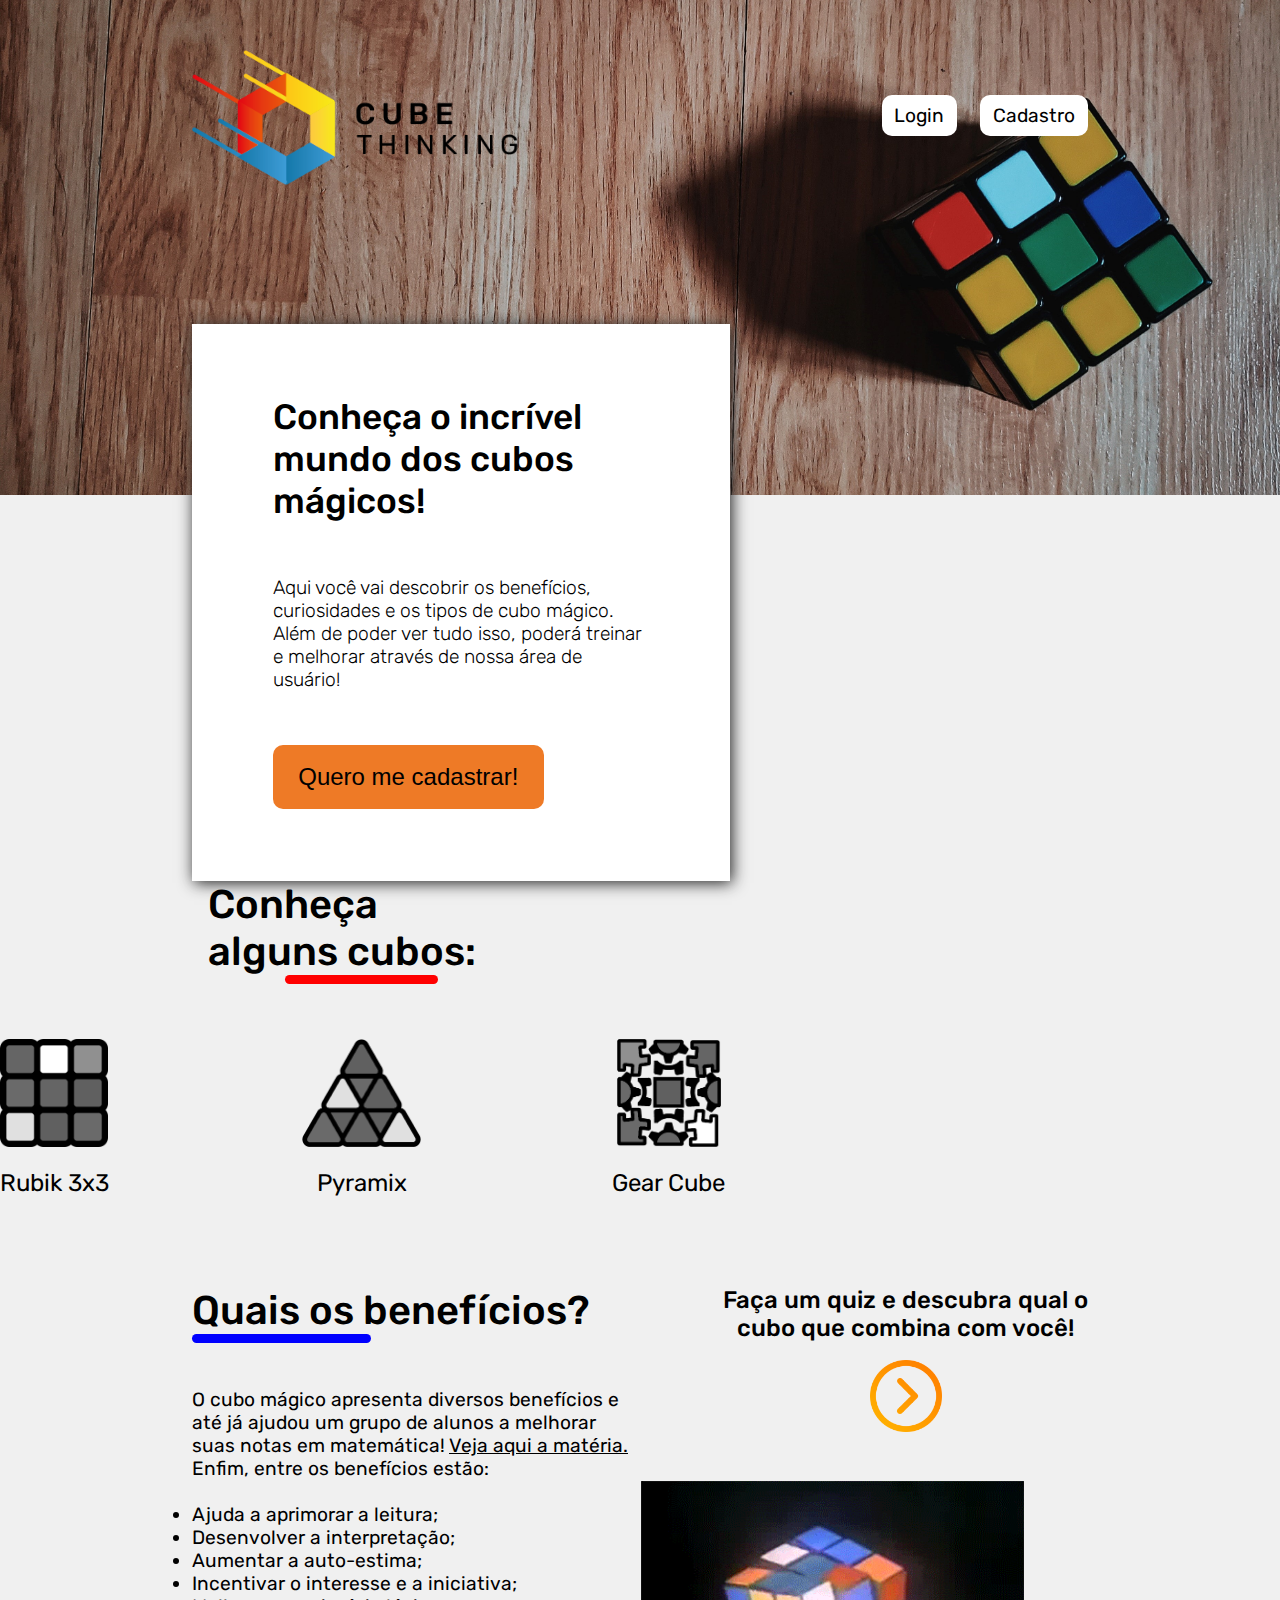
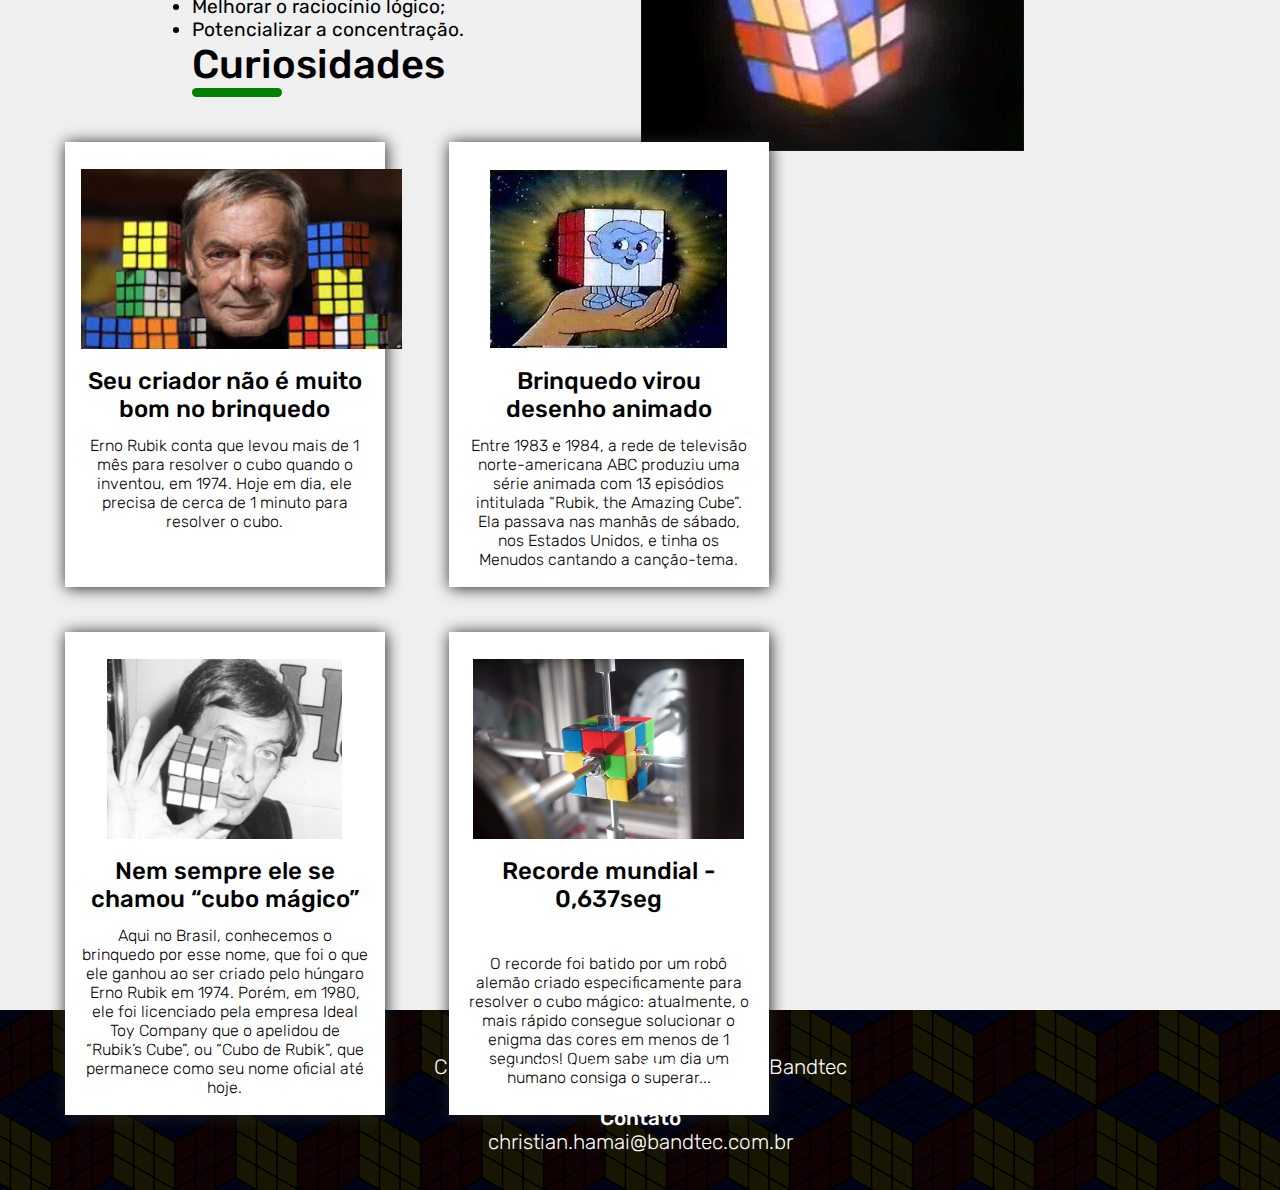
<file: site/index.html>
<!DOCTYPE html>
<html lang="ptbr">
<head>
    <meta charset="UTF-8">
    <meta http-equiv="X-UA-Compatible" content="IE=edge">
    <meta name="viewport" content="width=device-width, initial-scale=1.0">
    <link rel="stylesheet" href="css/style.css">
    <link rel="icon" type="imagem/png" href="img/cube-thinking_no_text.png" />
    <title>Cube Thinking</title>
</head>
<body>

    <!-- APRESENTAÇÃO + MENU -->
    <div class="geral1">
        <!-- IMAGEM DE FUNDO -->
        <div class="div_img">
            <!-- MENU -->
            <div class="menu">
                <div class="container_menu">
                    <a href="index.html"><img src="img/cube-thinking1.png" alt="logo"></a>
                    <nav>
                        <ul>
                            <a href="login.html"><li>Login</li></a>
                            <a href="cadastro.html"><li>Cadastro</li></a>
                        </ul>
                    </nav>
                </div>
            </div>
            <!-- FIM MENU -->
            <!-- APRESENTAÇÃO -->
            <div class="container_menu">
                <div class="apr">
                    <div class="container_apr">
                        <h1>Conheça o incrível mundo
                            dos cubos mágicos!</h1>
                        <p>Aqui você vai descobrir os benefícios, curiosidades e os tipos de cubo mágico.
                            Além de poder ver tudo isso, poderá treinar e melhorar através de nossa área
                            de usuário!</p>
                            <a href="cadastro.html"><button>Quero me cadastrar!</button></a>
                    </div>
                </div>
                <!-- SETA -->
                <div class="div_seta">
                    <p>Faça um quiz e descubra qual o <br>cubo que combina com você!</p>
                    <a href="quiz.html"><img src="img/next.png" alt="arrow"></a>
                </div>
                <!-- FIM DA SETA -->
            </div>
            <!-- FIM DA APRESENTAÇÃO -->
        </div>
        <!-- FIM IMAGEM DE FUNDO -->
    </div>
    <!-- FIM DA APRESENTAÇÃO + MENU -->

    <!-- CONHEÇA OS CUBOS -->
    <div class="div_cubos">
        <div class="container_cubos">
            <div class="titulo">
                <h1>Conheça alguns cubos:</h1>
                <div class="linha"></div>
            </div>
            <!-- Cubo 3x3 e modal -->
            <div class="cubo1">
                <a href="cubos1.html"><img src="img/rubik.png" alt="cubo normal"></a>
                <h4>Rubik 3x3</h4>
            </div>
            <div class="cubo2">
                <a href="cubos2.html"><img class="piramix" src="img/piramix.png" alt="cubo normal"></a>
                <h4>Pyramix</h4>
            </div>
            <div class="cubo3">
                <a href="cubos3.html"><img src="img/gear.png" alt="cubo normal"></a>
                <h4>Gear Cube</h4>
            </div>
        </div>
    </div>
    <!-- FIM DO CONHEÇA OS CUBOS-->

    <!-- BENEFÍCIOS -->
    <div class="div_beneficios">
        <div class="container_menu">
            <div class="titulo">
                <h1>Quais os benefícios?</h1>
                <div class="linha_azul"></div>
            </div>
            <div class="texto">
                O cubo mágico apresenta diversos benefícios e até já ajudou um grupo
                de alunos a melhorar suas notas em matemática!
                <u><a href="https://monografias.brasilescola.uol.com.br/matematica/os-beneficios-cubo-magico-nas-aulas-matematica-no-ensino-medio.htm">
                Veja aqui a matéria.</a></u>
                Enfim, entre os benefícios estão: <br><br>
                <ul>
                    <li>Ajuda a aprimorar a leitura;</li>
                    <li>Desenvolver a interpretação;</li>
                    <li>Aumentar a auto-estima;</li>
                    <li>Incentivar o interesse e a iniciativa;</li>
                    <li>Melhorar o raciocínio lógico;</li>
                    <li>Potencializar a concentração.</li>
                </ul>

            </div>
            
            <img src="img/giphy.gif" alt="foto de alguém segurando um cubo mágico">
            
        </div>
    </div>
    <!-- FIM BENEFÍCIOS -->

    <!-- CURIOSIDADES -->
    <div class="div_curiosidades">
        <div class="container_menu">
            <div class="titulo">
                <h1>Curiosidades</h1>
                <div class="linha_verde"></div>
            </div>
            <!-- grid de curiosidades -->
            <div class="grid_curiosidades">
                <div class="curiosidade1 c_individual">
                    <div class="container_curiosidades">
                        <img src="img/criador.jpg" alt="Criador do cubo mágico">
                        <h3>Seu criador não é muito bom no brinquedo</h3>
                        <p>Erno Rubik conta que levou mais de 1 mês para resolver o 
                            cubo quando o inventou, em 1974. Hoje em dia, ele precisa 
                            de cerca de 1 minuto para resolver o cubo.

                        </p>
                    </div>
                </div>
                <div class="curiosidade2 c_individual">
                    <div class="container_curiosidades">
                        <img src="img/rubiks-desenho.jpg" alt="Desenho animado do cubo mágico">
                        <h3>Brinquedo virou desenho animado<br></h3>
                        <p>Entre 1983 e 1984, a rede de televisão norte-americana ABC 
                            produziu uma série animada com 13 episódios intitulada “Rubik, 
                            the Amazing Cube”. Ela passava nas manhãs de sábado, nos Estados 
                            Unidos, e tinha os Menudos cantando a canção-tema.</p>
                    </div>
                </div>
                <div class="curiosidade3 c_individual">
                    <div class="container_curiosidades">
                        <img src="img/criador2.jpg" alt="Criador do cubo mágico">
                        <h3>Nem sempre ele se chamou “cubo mágico”</h3>
                        <p>Aqui no Brasil, conhecemos o brinquedo por esse nome, que foi o que 
                            ele ganhou ao ser criado pelo húngaro Erno Rubik em 1974. Porém, em 
                            1980, ele foi licenciado pela empresa Ideal Toy Company que o apelidou 
                            de “Rubik’s Cube”, ou “Cubo de Rubik”, que permanece como seu nome 
                            oficial até hoje.</p>
                    </div>
                </div>
                <div class="curiosidade4 c_individual">
                    <div class="container_curiosidades">
                        <img src="img/robo.png" alt="Criador do cubo mágico">
                        <h3>Recorde mundial - 0,637seg<br><br></h3>
                        <p>O recorde foi batido por um robô alemão criado especificamente para 
                            resolver o cubo mágico: atualmente, o mais rápido consegue solucionar 
                            o enigma das cores em menos de 1 segundos! Quem sabe um dia um humano 
                            consiga o superar...</p>
                    </div>
                </div>
            </div>
        </div>
    </div>
    <!-- FIM CURIOSIDADES-->

    <!-- RODAPÉ -->
    <div class="rodape">
        <h2>
            Criado por Christian Hitoshi - Aluno Bandtec
        </h2>
        <h1>Contato</h1>
        <h2 class="email">christian.hamai@bandtec.com.br</h2>
    </div>
    <!-- FIM RODAPÉ -->
</body>
</html>
</file>
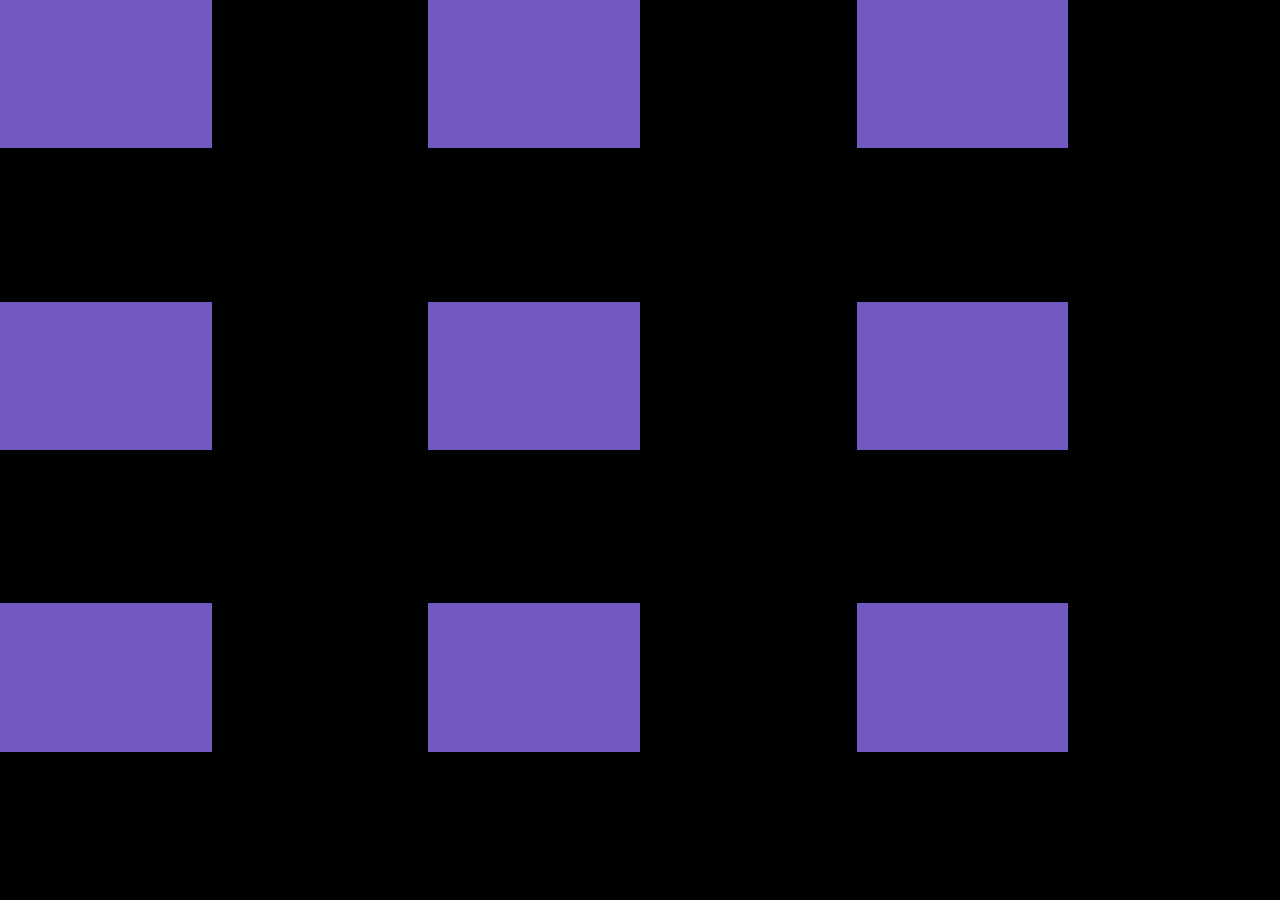
<file: estudos/alinhamento.html>
<!DOCTYPE html>
<html lang="ptbr">
<head>
    <meta charset="UTF-8">
    <meta http-equiv="X-UA-Compatible" content="IE=edge">
    <meta name="viewport" content="width=device-width, initial-scale=1.0">
    <link rel="stylesheet" href="alinhamento.css">
    <title>Aprendendo alinhamento grid</title>
</head>
<body>

    <div class="container">
        <div></div>
        <div></div>
        <div></div>
        <div></div>
        <div></div>
        <div></div>
        <div></div>
        <div></div>
        <div></div>
    </div>
    
</body>
</html>
</file>
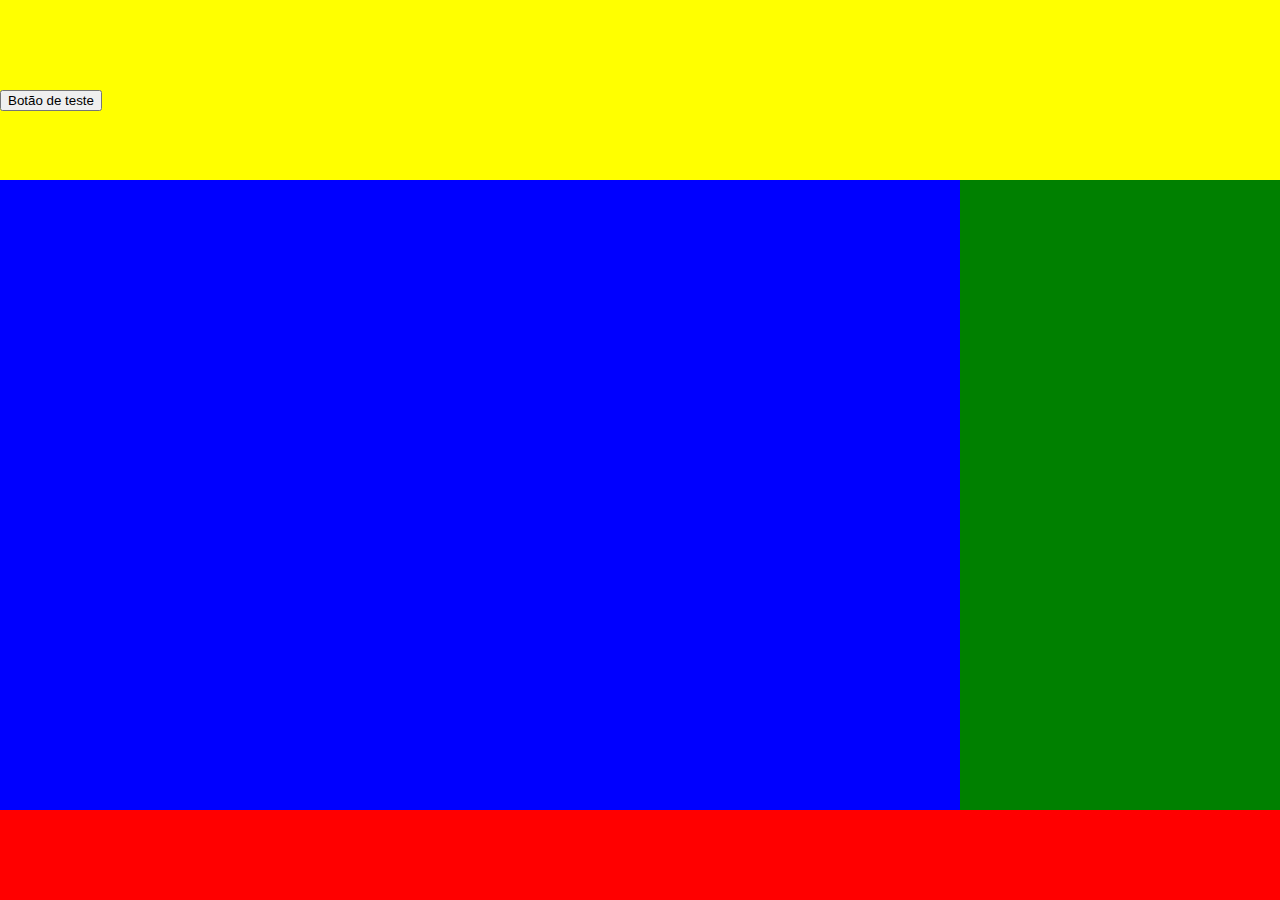
<file: estudos/grid.html>
<!DOCTYPE html>
<html lang="ptbr">
<head>
    <meta charset="UTF-8">
    <meta http-equiv="X-UA-Compatible" content="IE=edge">
    <meta name="viewport" content="width=device-width, initial-scale=1.0">
    <link rel="stylesheet" href="grid.css">
    <title>Aprendendo o display grid</title>
</head>
<body>

    <div class="container">
        <header>
            <button>Botão de teste</button>
        </header>
        <main></main>
        <aside></aside>
        <footer></footer>
    </div>
    
</body>
</html>
</file>
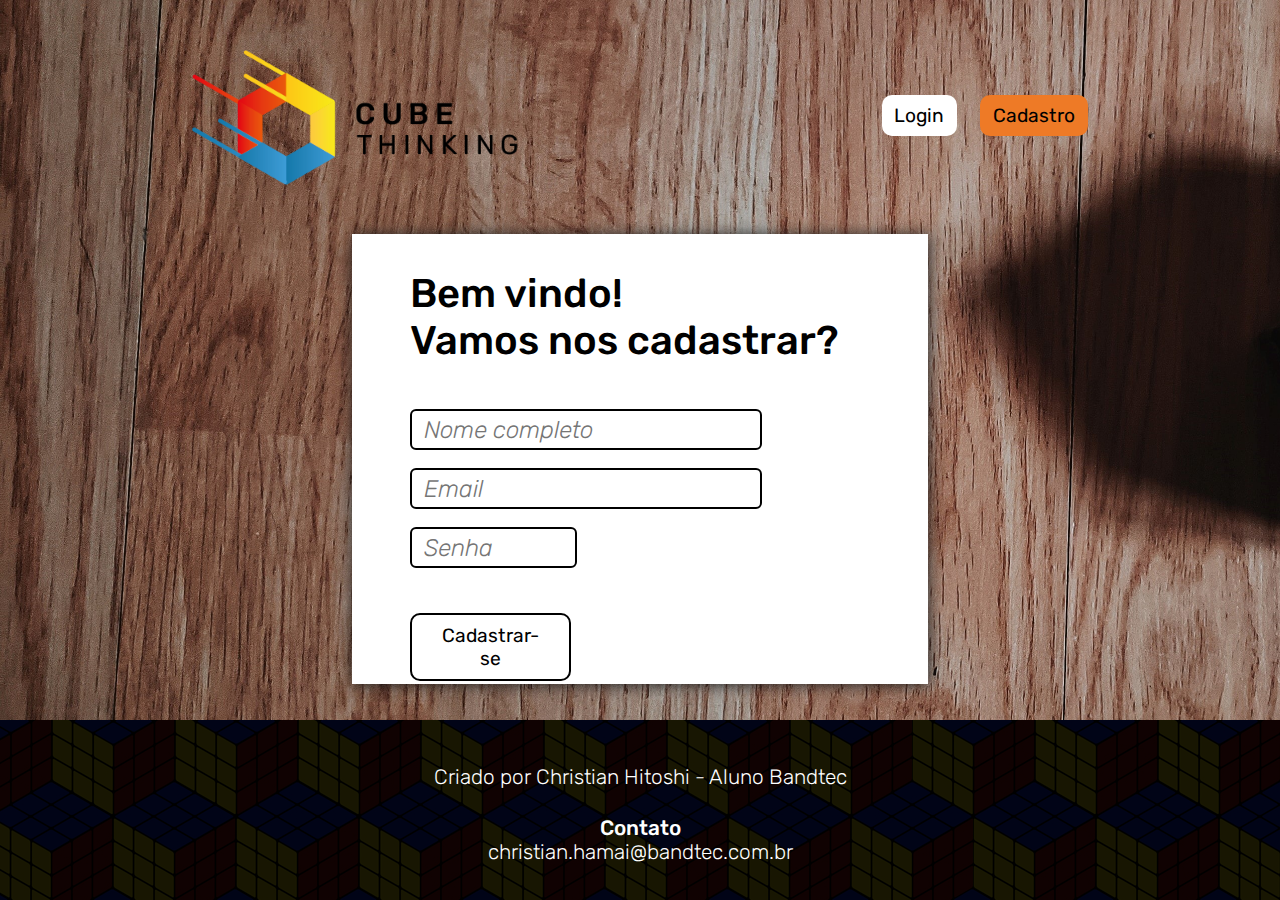
<file: site/cadastro.html>
<!DOCTYPE html>
<html lang="ptbr">
<head>
    <meta charset="UTF-8">
    <meta http-equiv="X-UA-Compatible" content="IE=edge">
    <meta name="viewport" content="width=device-width, initial-scale=1.0">
    <link rel="stylesheet" href="css/style.css">
    <link rel="stylesheet" href="css/login.css">
    <link rel="stylesheet" href="css/cadastro.css">
    <link rel="icon" type="imagem/png" href="img/cube-thinking_no_text.png" />
    <title>Cube - Login</title>
</head>
<body>

    <!-- IMAGEM DE FUNDO -->
    <div class="div_img">
        <!-- MENU -->
        <div class="menu">
            <div class="container_menu">
                <a href="index.html"><img src="img/cube-thinking1.png" alt="logo"></a>
                <nav>
                    <ul>
                        <a href="login.html"><li>Login</li></a>
                        <a href="cadastro.html"><li class="selected">Cadastro</li></a>
                    </ul>
                </nav>
            </div>
        </div>
        <!-- FIM MENU -->
        <!-- CAIXA LOGIN -->
        <div class="div_login">
            <div class="container_login">
                <form>
                    <h1>Bem vindo!<br>
                    Vamos nos cadastrar?</h1>
                    <input type="text" placeholder="Nome completo"><br>
                    <input type="text" placeholder="Email"><br>
                    <input type="password" placeholder="Senha" class="senha"><br>
                    <button>Cadastrar-se</button>
                </form>
            </div>
        </div>
        <!-- FIM CAIXA LOGIN -->
    </div>
    <!-- FIM IMAGEM DE FUNDO -->

    <!-- RODAPÉ -->
    <div class="rodape">
        <h2>
            Criado por Christian Hitoshi - Aluno Bandtec
        </h2>
        <h1>Contato</h1>
        <h2 class="email">christian.hamai@bandtec.com.br</h2>
    </div>
        <!-- FIM RODAPÉ -->

</body>
</html>
</file>
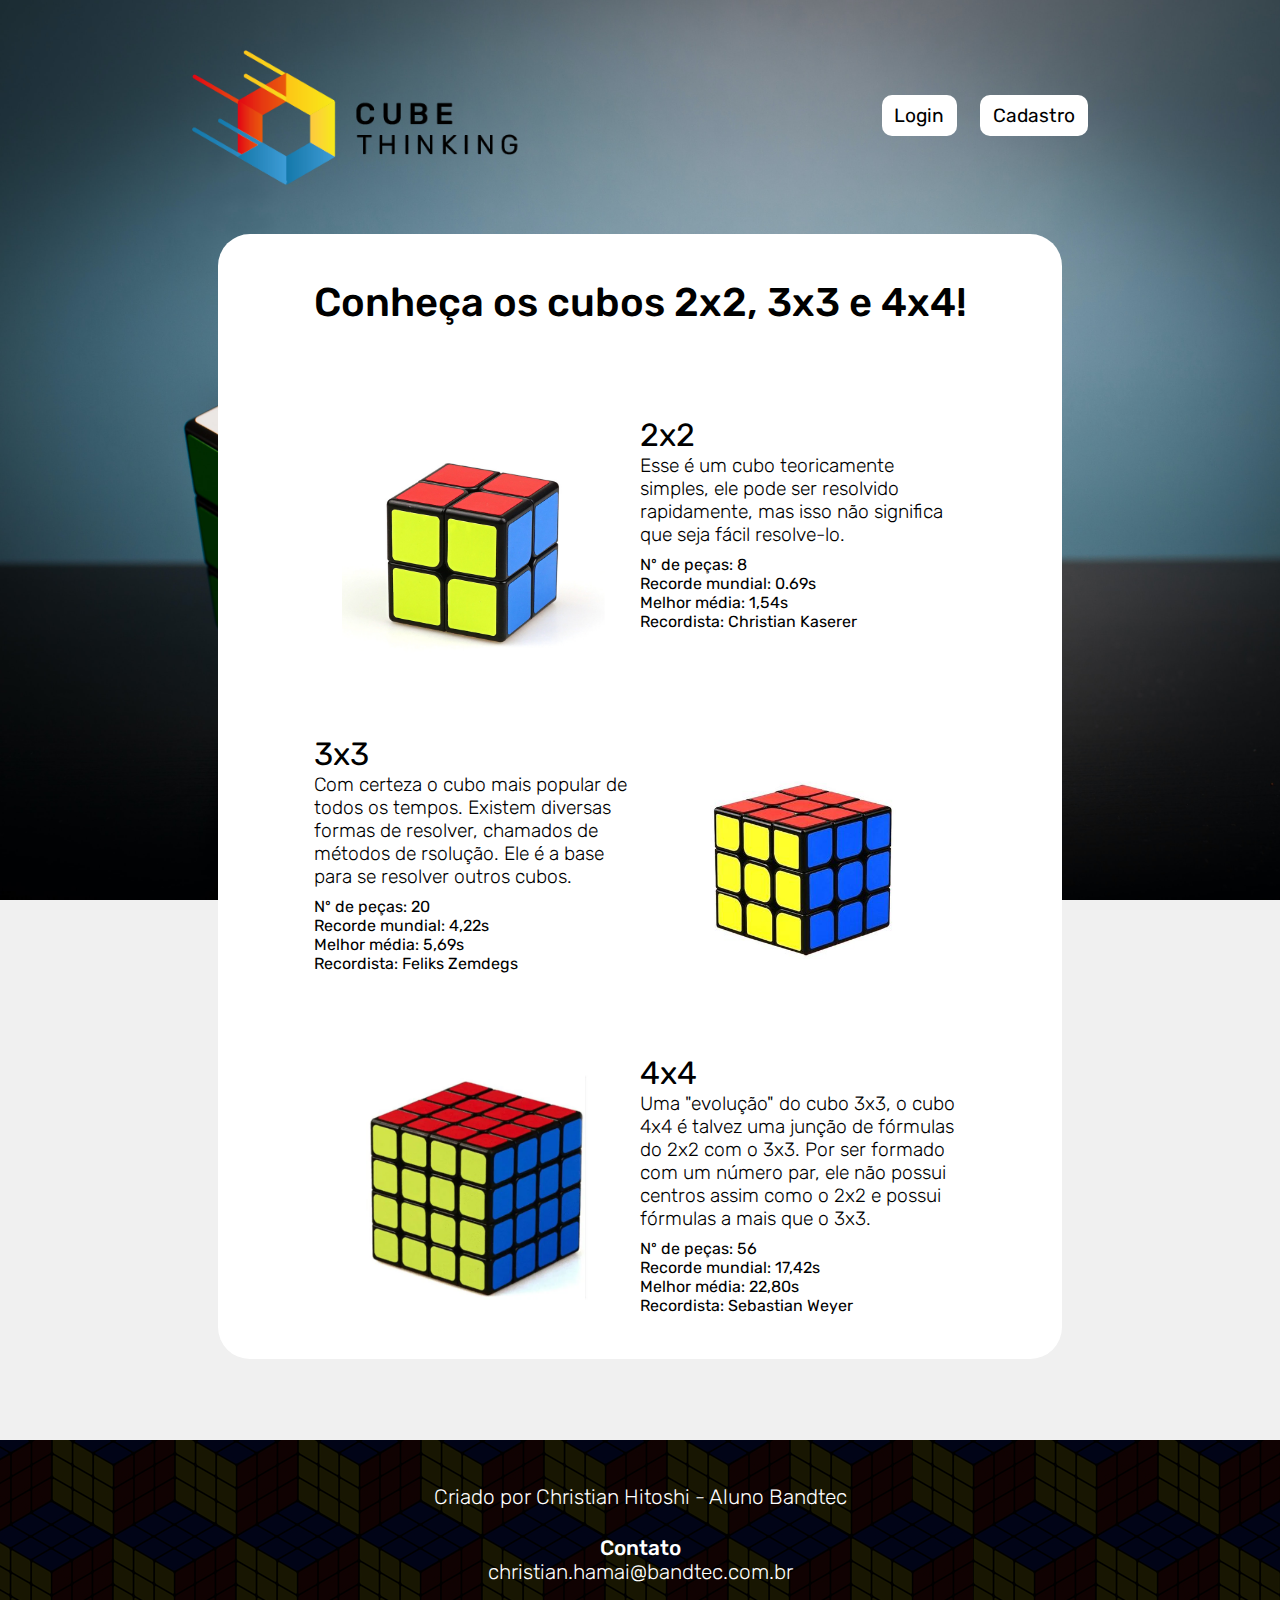
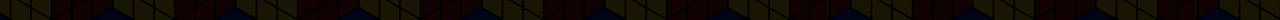
<file: site/cubos1.html>
<!DOCTYPE html>
<html lang="ptbr">
<head>
    <meta charset="UTF-8">
    <meta http-equiv="X-UA-Compatible" content="IE=edge">
    <meta name="viewport" content="width=device-width, initial-scale=1.0">
    <link rel="stylesheet" href="css/style.css">
    <link rel="stylesheet" href="css/cubos.css">
    <link rel="icon" type="imagem/png" href="img/cube-thinking_no_text.png" />
    <title>Cube Thinking</title>
</head>
<body>

    <!-- APRESENTAÇÃO + MENU -->
    <div class="fundo">
        <!-- MENU -->
        <div class="menu">
            <div class="container_menu">
                <a href="index.html"><img src="img/cube-thinking1.png" alt="logo"></a>
                <nav>
                    <ul>
                        <a href="login.html"><li>Login</li></a>
                        <a href="cadastro.html"><li>Cadastro</li></a>
                    </ul>
                </nav>
            </div>
        </div>
        <!-- FIM MENU -->
        <div class="apr_cubos">
            <div class="container_apr_cubos">
                <div class="titulo">
                    <h1>Conheça os cubos 2x2, 3x3 e 4x4!</h1>
                </div>
                <div class="img" id="img1">
                    <img src="img/2x2.png" alt="cubo 3x3">
                </div>
                <div class="texto" id="texto1">
                    <h3>2x2</h3>
                    <p>Esse é um cubo teoricamente simples, ele pode ser resolvido
                        rapidamente, mas isso não significa que seja fácil resolve-lo.
                        <ul>
                            <li>Nº de peças: 8</li>
                            <li>Recorde mundial: 0.69s</li>
                            <li>Melhor média: 1,54s</li>
                            <li>Recordista: Christian Kaserer</li>
                        </ul>
                    </p>
                </div>
                <div class="img" id="img2">
                    <img src="img/3x3.jpg" alt="cubo 3x3">
                </div>
                <div class="texto" id="texto2">
                    <h3>3x3</h3>
                    <p>Com certeza o cubo mais popular de todos os tempos. Existem diversas
                        formas de resolver, chamados de métodos de rsolução. Ele é a base
                        para se resolver outros cubos.
                        <ul>
                            <li>Nº de peças: 20</li>
                            <li>Recorde mundial: 4,22s</li>
                            <li>Melhor média: 5,69s</li>
                            <li>Recordista: Feliks Zemdegs</li>
                        </ul>
                    </p>
                </div>
                <div class="img" id="img3">
                    <img src="img/4x4.png" alt="cubo 3x3">
                </div>
                <div class="texto" id="texto3">
                    <h3>4x4</h3>
                    <p>Uma "evolução" do cubo 3x3, o cubo 4x4 é talvez uma junção de fórmulas
                        do 2x2 com o 3x3. Por ser formado com um número par, ele não possui centros
                        assim como o 2x2 e possui fórmulas a mais que o 3x3.
                        <ul>
                            <li>Nº de peças: 56</li>
                            <li>Recorde mundial: 17,42s</li>
                            <li>Melhor média: 22,80s</li>
                            <li>Recordista: Sebastian Weyer</li>
                        </ul>
                    </p>
                </div>
            </div>
        </div>

    </div>
    <!-- FIM DA APRESENTAÇÃO + MENU -->


    <!-- RODAPÉ -->
    <div class="rodape">
        <h2>
            Criado por Christian Hitoshi - Aluno Bandtec
        </h2>
        <h1>Contato</h1>
        <h2 class="email">christian.hamai@bandtec.com.br</h2>
    </div>
    <!-- FIM RODAPÉ -->
</body>
</html>
</file>
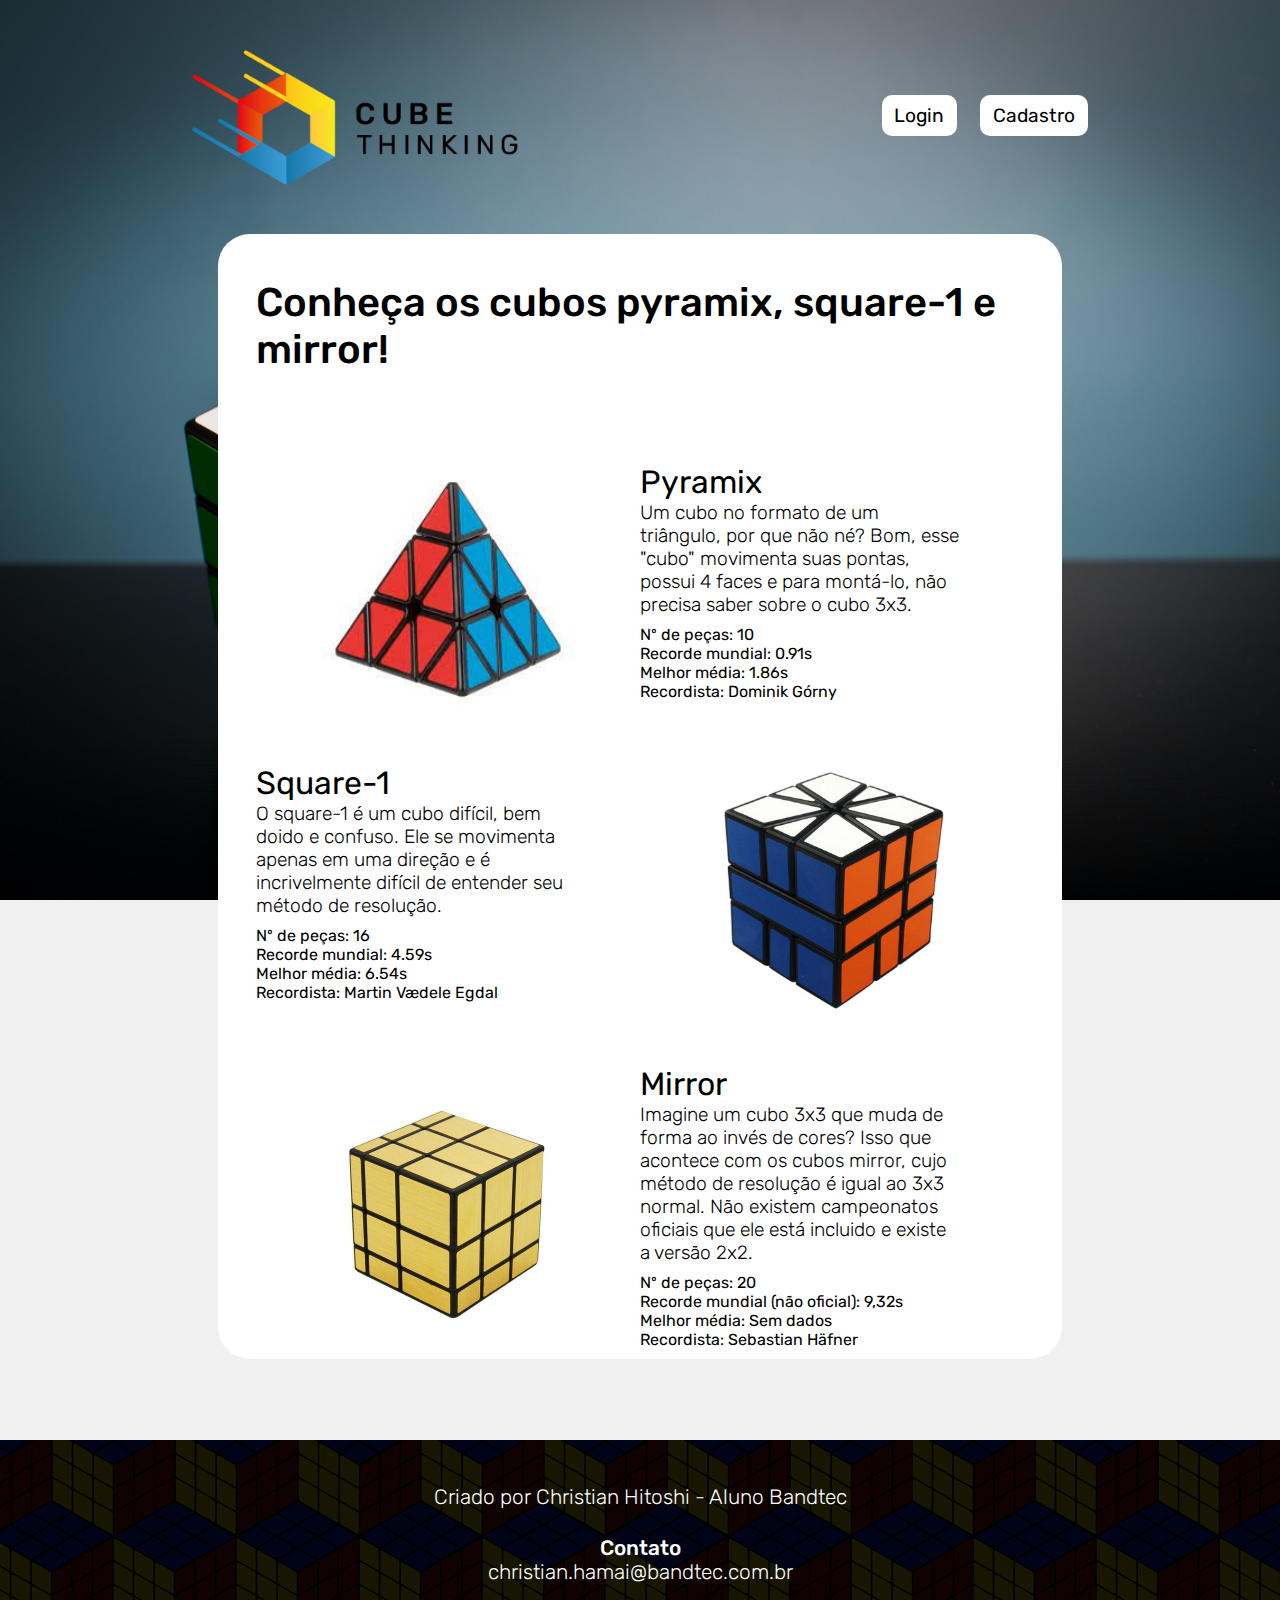
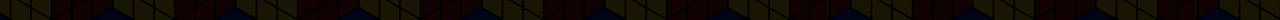
<file: site/cubos2.html>
<!DOCTYPE html>
<html lang="ptbr">
<head>
    <meta charset="UTF-8">
    <meta http-equiv="X-UA-Compatible" content="IE=edge">
    <meta name="viewport" content="width=device-width, initial-scale=1.0">
    <link rel="stylesheet" href="css/style.css">
    <link rel="stylesheet" href="css/cubos.css">
    <link rel="icon" type="imagem/png" href="img/cube-thinking_no_text.png" />
    <title>Cube Thinking</title>
</head>
<body>

    <!-- APRESENTAÇÃO + MENU -->
    <div class="fundo">
        <!-- MENU -->
        <div class="menu">
            <div class="container_menu">
                <a href="index.html"><img src="img/cube-thinking1.png" alt="logo"></a>
                <nav>
                    <ul>
                        <a href="login.html"><li>Login</li></a>
                        <a href="cadastro.html"><li>Cadastro</li></a>
                    </ul>
                </nav>
            </div>
        </div>
        <!-- FIM MENU -->
        <div class="apr_cubos">
            <div class="container_apr_cubos">
                <div class="titulo">
                    <h1>Conheça os cubos pyramix, square-1 e mirror!</h1>
                </div>
                <div class="img" id="img1">
                    <img src="img/pyramix.jpg" alt="cubo pyramix" id="pyramix">
                </div>
                <div class="texto" id="texto1">
                    <h3>Pyramix</h3>
                    <p>Um cubo no formato de um triângulo, por que não né?
                        Bom, esse "cubo" movimenta suas pontas, possui 4 faces
                        e para montá-lo, não precisa saber sobre o cubo 3x3.
                        <ul>
                            <li>Nº de peças: 10</li>
                            <li>Recorde mundial: 0.91s</li>
                            <li>Melhor média: 1.86s</li>
                            <li>Recordista: Dominik Górny</li>
                        </ul>
                    </p>
                </div>
                <div class="img" id="img2">
                    <img src="img/square-1.jpg" alt="cubo square-1" id="square">
                </div>
                <div class="texto" id="texto2">
                    <h3>Square-1</h3>
                    <p>O square-1 é um cubo difícil, bem doido e confuso.
                        Ele se movimenta apenas em uma direção e é incrivelmente 
                        difícil de entender seu método de resolução.
                        <ul>
                            <li>Nº de peças: 16</li>
                            <li>Recorde mundial: 4.59s</li>
                            <li>Melhor média: 6.54s</li>
                            <li>Recordista: Martin Vædele Egdal</li>
                        </ul>
                    </p>
                </div>
                <div class="img" id="img3">
                    <img src="img/mirror.jpg" alt="cubo 3x3 mirror">
                </div>
                <div class="texto" id="texto3">
                    <h3>Mirror</h3>
                    <p>Imagine um cubo 3x3 que muda de forma ao invés de cores?
                        Isso que acontece com os cubos mirror, cujo método de 
                        resolução é igual ao 3x3 normal. Não existem campeonatos oficiais
                        que ele está incluido e existe a versão 2x2.
                        <ul>
                            <li>Nº de peças: 20</li>
                            <li>Recorde mundial (não oficial): 9,32s</li>
                            <li>Melhor média: Sem dados</li>
                            <li>Recordista: Sebastian Häfner</li>
                        </ul>
                    </p>
                </div>
            </div>
        </div>

    </div>
    <!-- FIM DA APRESENTAÇÃO + MENU -->


    <!-- RODAPÉ -->
    <div class="rodape">
        <h2>
            Criado por Christian Hitoshi - Aluno Bandtec
        </h2>
        <h1>Contato</h1>
        <h2 class="email">christian.hamai@bandtec.com.br</h2>
    </div>
    <!-- FIM RODAPÉ -->
</body>
</html>
</file>
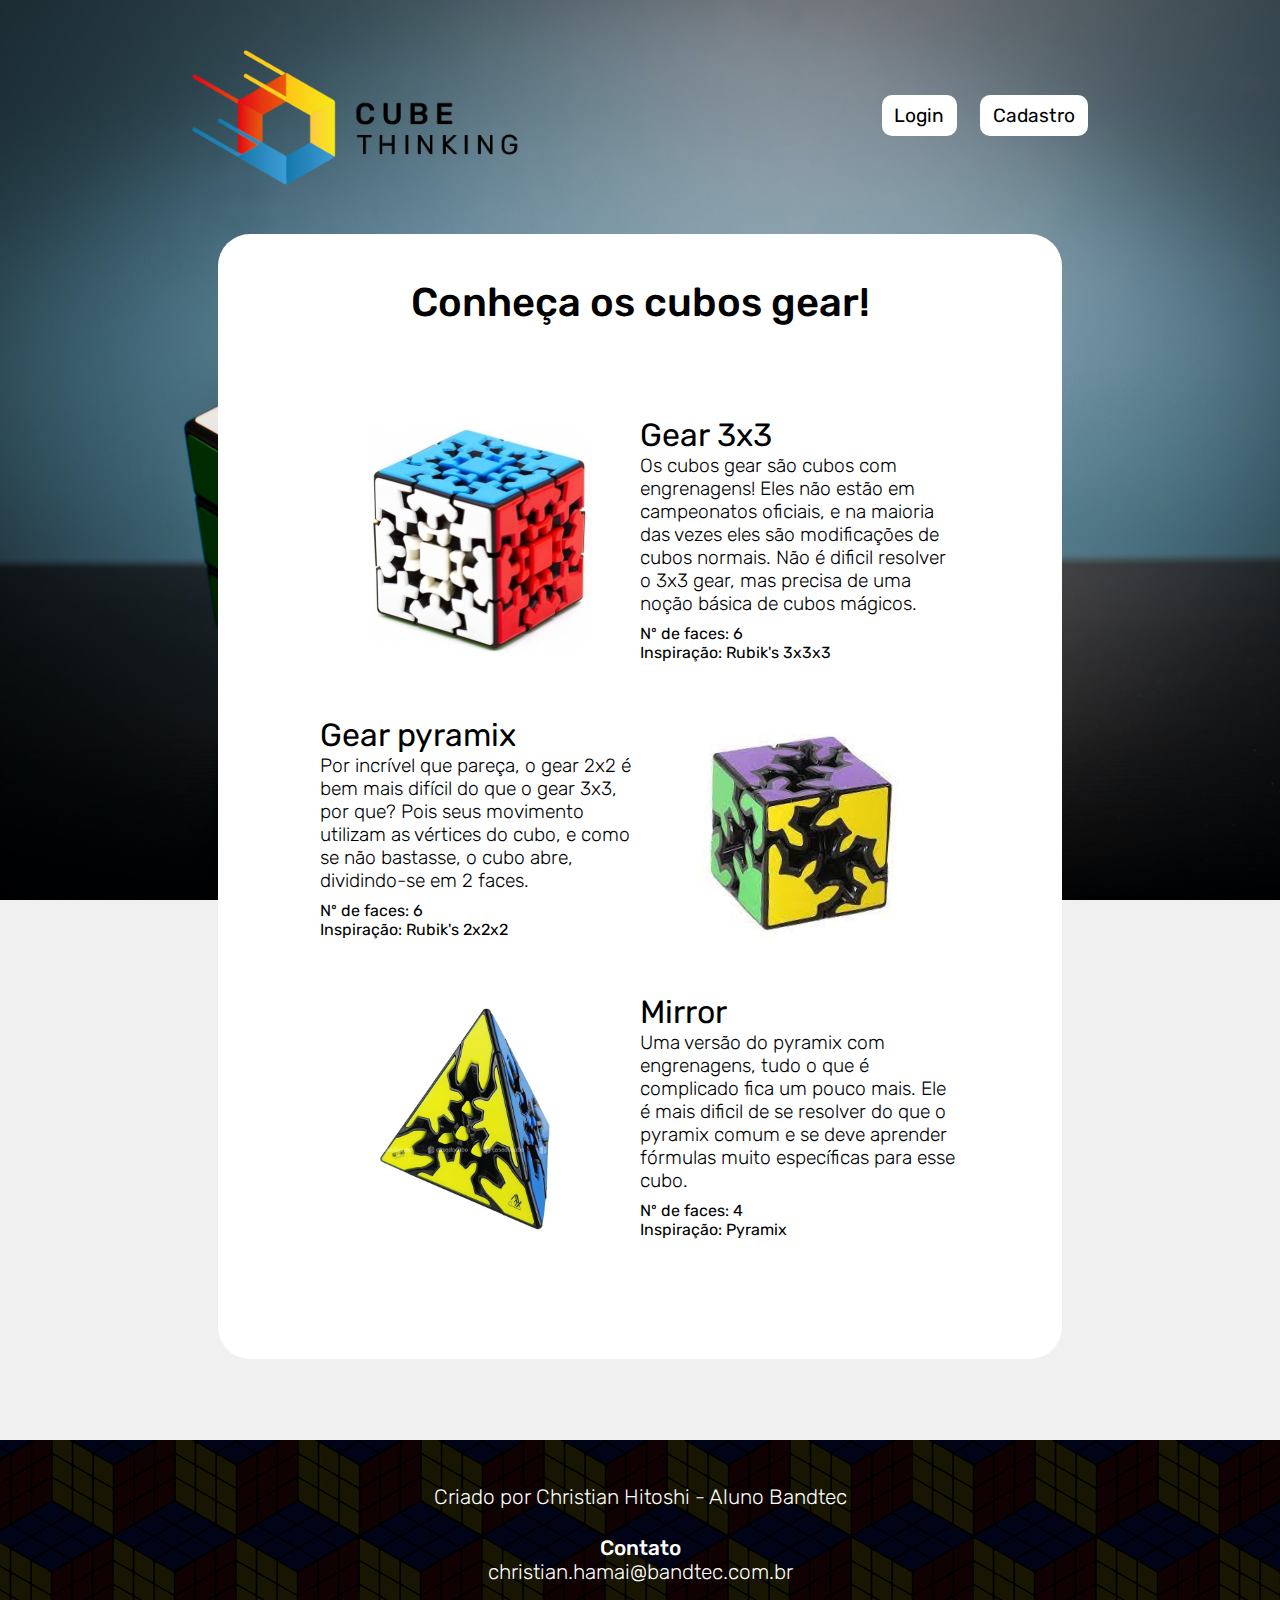
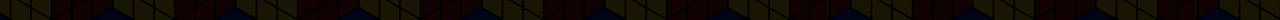
<file: site/cubos3.html>
<!DOCTYPE html>
<html lang="ptbr">
<head>
    <meta charset="UTF-8">
    <meta http-equiv="X-UA-Compatible" content="IE=edge">
    <meta name="viewport" content="width=device-width, initial-scale=1.0">
    <link rel="stylesheet" href="css/style.css">
    <link rel="stylesheet" href="css/cubos.css">
    <link rel="icon" type="imagem/png" href="img/cube-thinking_no_text.png" />
    <title>Cube Thinking</title>
</head>
<body>

    <!-- APRESENTAÇÃO + MENU -->
    <div class="fundo">
        <!-- MENU -->
        <div class="menu">
            <div class="container_menu">
                <a href="index.html"><img src="img/cube-thinking1.png" alt="logo"></a>
                <nav>
                    <ul>
                        <a href="login.html"><li>Login</li></a>
                        <a href="cadastro.html"><li>Cadastro</li></a>
                    </ul>
                </nav>
            </div>
        </div>
        <!-- FIM MENU -->
        <div class="apr_cubos">
            <div class="container_apr_cubos">
                <div class="titulo">
                    <h1>Conheça os cubos gear!</h1>
                </div>
                <div class="img" id="img1">
                    <img src="img/gear3x3.jpg" alt="cubo gear 3x3" id="gear3x3">
                </div>
                <div class="texto" id="texto1">
                    <h3>Gear 3x3</h3>
                    <p>Os cubos gear são cubos com engrenagens! Eles não estão em
                        campeonatos oficiais, e na maioria das vezes eles são modificações
                        de cubos normais. Não é dificil resolver o 3x3 gear, mas precisa de
                        uma noção básica de cubos mágicos.
                        <ul>
                            <li>Nº de faces: 6</li>
                            <li>Inspiração: Rubik's 3x3x3</li>
                        </ul>
                    </p>
                </div>
                <div class="img" id="img2">
                    <img src="img/gear2x2.jpg" alt="cubo gear 2x2" id="gear2x2">
                </div>
                <div class="texto" id="texto2">
                    <h3>Gear pyramix</h3>
                    <p>Por incrível que pareça, o gear 2x2 é bem mais difícil do que o
                        gear 3x3, por que? Pois seus movimento utilizam as vértices do
                        cubo, e como se não bastasse, o cubo abre, dividindo-se em 2 faces. 
                        <ul>
                            <li>Nº de faces: 6</li>
                            <li>Inspiração: Rubik's 2x2x2</li>
                        </ul>
                    </p>
                </div>
                <div class="img" id="img3">
                    <img src="img/gear-pyramix.jpg" alt="cubo 3x3">
                </div>
                <div class="texto" id="texto3">
                    <h3>Mirror</h3>
                    <p>Uma versão do pyramix com engrenagens, tudo o que é complicado
                        fica um pouco mais. Ele é mais dificil de se resolver do que o
                        pyramix comum e se deve aprender fórmulas muito específicas para esse
                        cubo.
                        <ul>
                            <li>Nº de faces: 4</li>
                            <li>Inspiração: Pyramix</li>
                        </ul>
                    </p>
                </div>
            </div>
        </div>

    </div>
    <!-- FIM DA APRESENTAÇÃO + MENU -->


    <!-- RODAPÉ -->
    <div class="rodape">
        <h2>
            Criado por Christian Hitoshi - Aluno Bandtec
        </h2>
        <h1>Contato</h1>
        <h2 class="email">christian.hamai@bandtec.com.br</h2>
    </div>
    <!-- FIM RODAPÉ -->
</body>
</html>
</file>
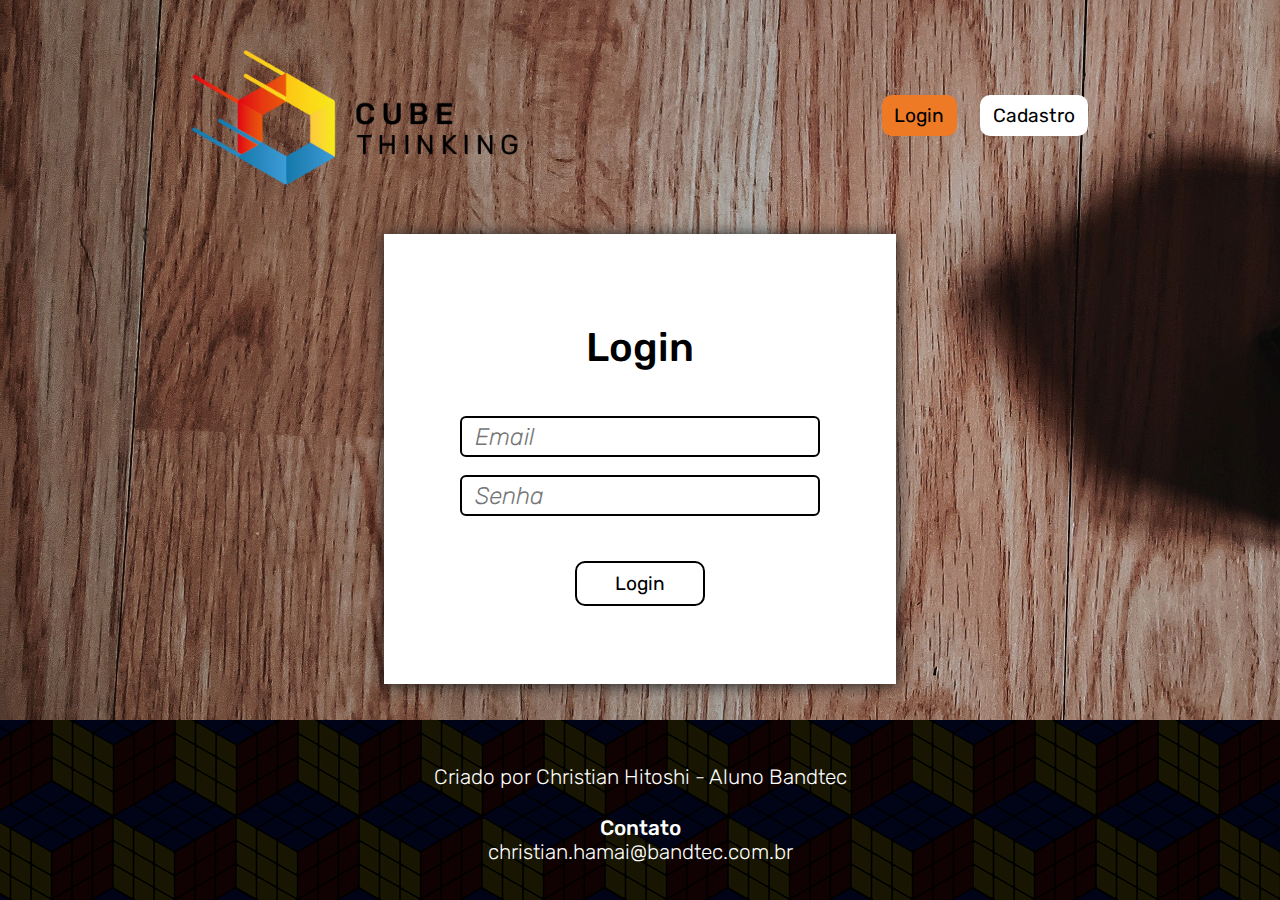
<file: site/login.html>
<!DOCTYPE html>
<html lang="en">
<head>
    <meta charset="UTF-8">
    <meta http-equiv="X-UA-Compatible" content="IE=edge">
    <meta name="viewport" content="width=device-width, initial-scale=1.0">
    <link rel="stylesheet" href="css/style.css">
    <link rel="stylesheet" href="css/login.css">
    <link rel="icon" type="imagem/png" href="img/cube-thinking_no_text.png" />
    <title>Cube - Login</title>
</head>
<body>

    <!-- IMAGEM DE FUNDO -->
    <div class="div_img">
        <!-- MENU -->
        <div class="menu">
            <div class="container_menu">
                <img src="img/cube-thinking1.png" alt="logo">
                <nav>
                    <ul>
                        <li class="selected">Login</li>
                        <li>Cadastro</li>
                    </ul>
                </nav>
            </div>
        </div>
        <!-- FIM MENU -->
        <!-- CAIXA LOGIN -->
        <div class="div_login">
            <div class="container_login">
                <h1>Login</h1>
                <input type="text" placeholder="Email"><br>
                <input type="password" placeholder="Senha"><br>
                <button>Login</button>
            </div>
        </div>
        <!-- FIM CAIXA LOGIN -->
    </div>
    <!-- FIM IMAGEM DE FUNDO -->

    <!-- RODAPÉ -->
    <div class="rodape">
        <h2>
            Criado por Christian Hitoshi - Aluno Bandtec
        </h2>
        <h1>Contato</h1>
        <h2 class="email">christian.hamai@bandtec.com.br</h2>
    </div>
        <!-- FIM RODAPÉ -->

</body>
</html>
</file>
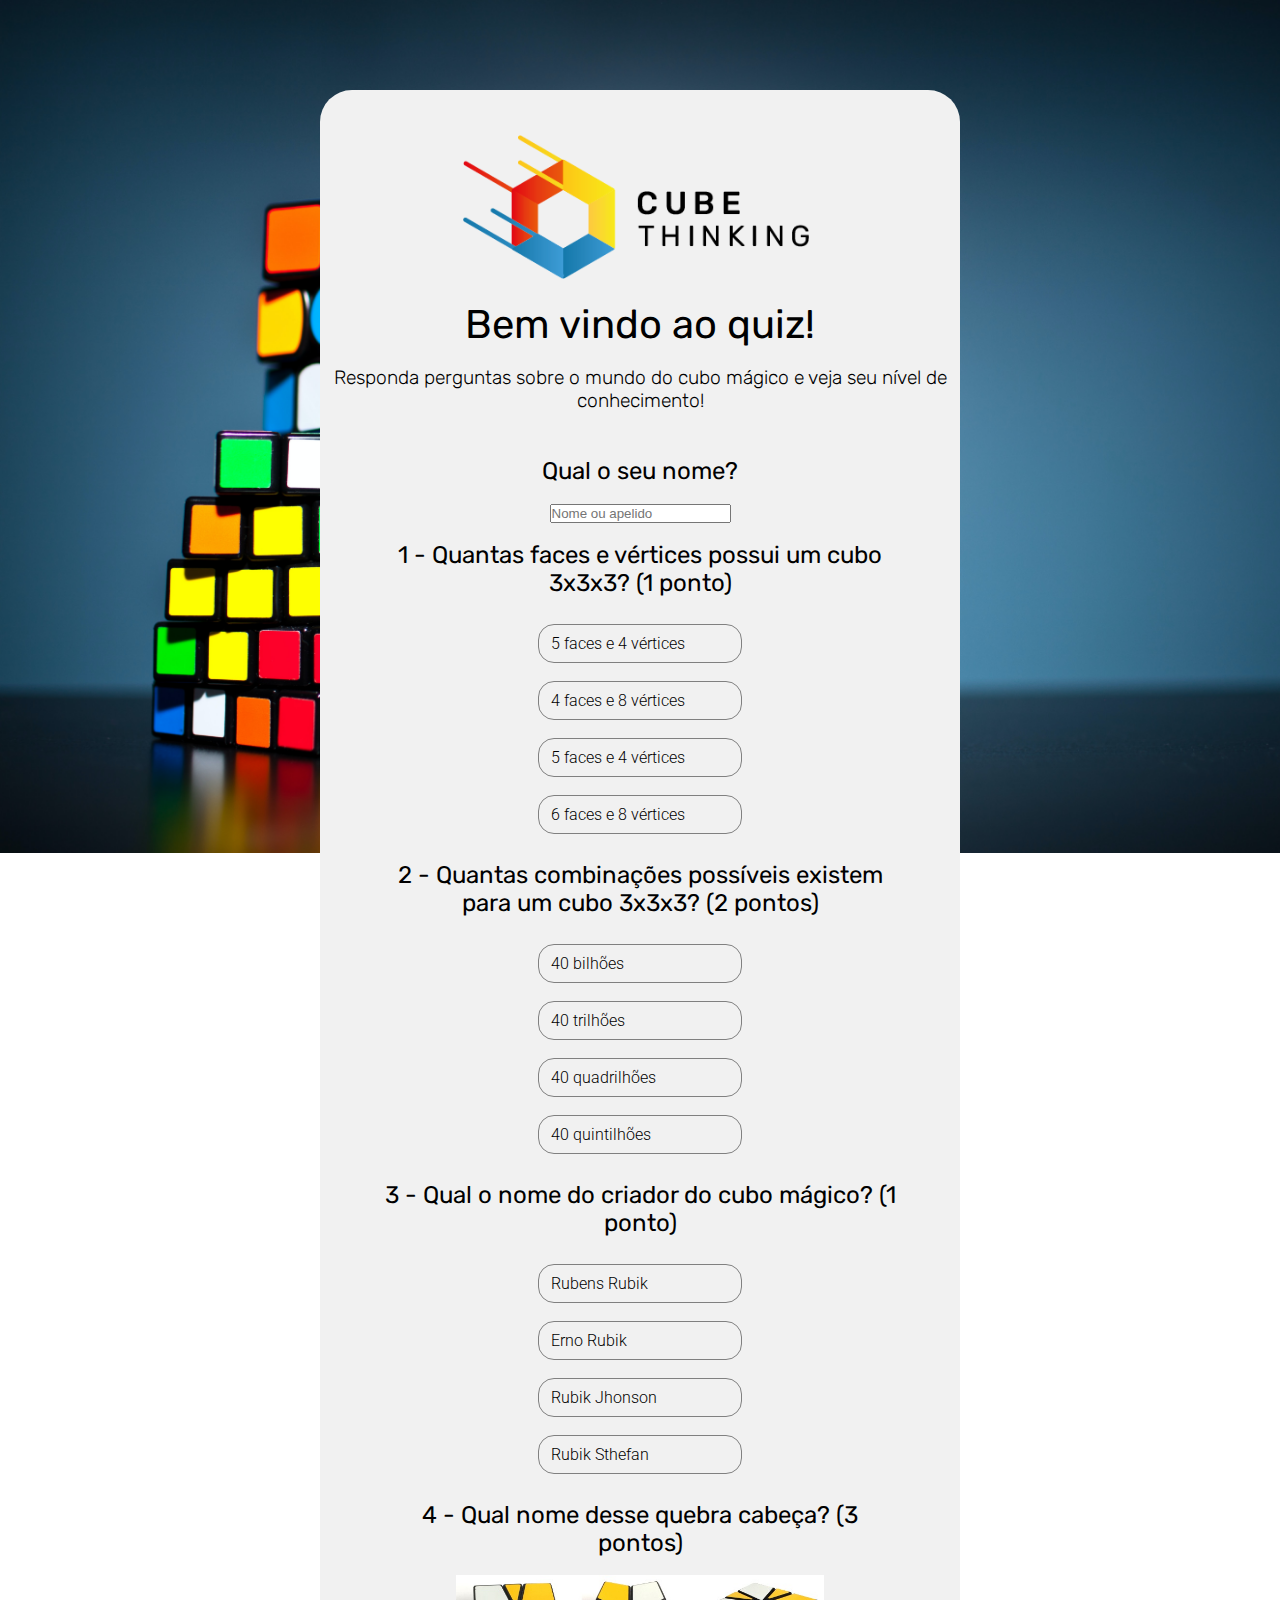
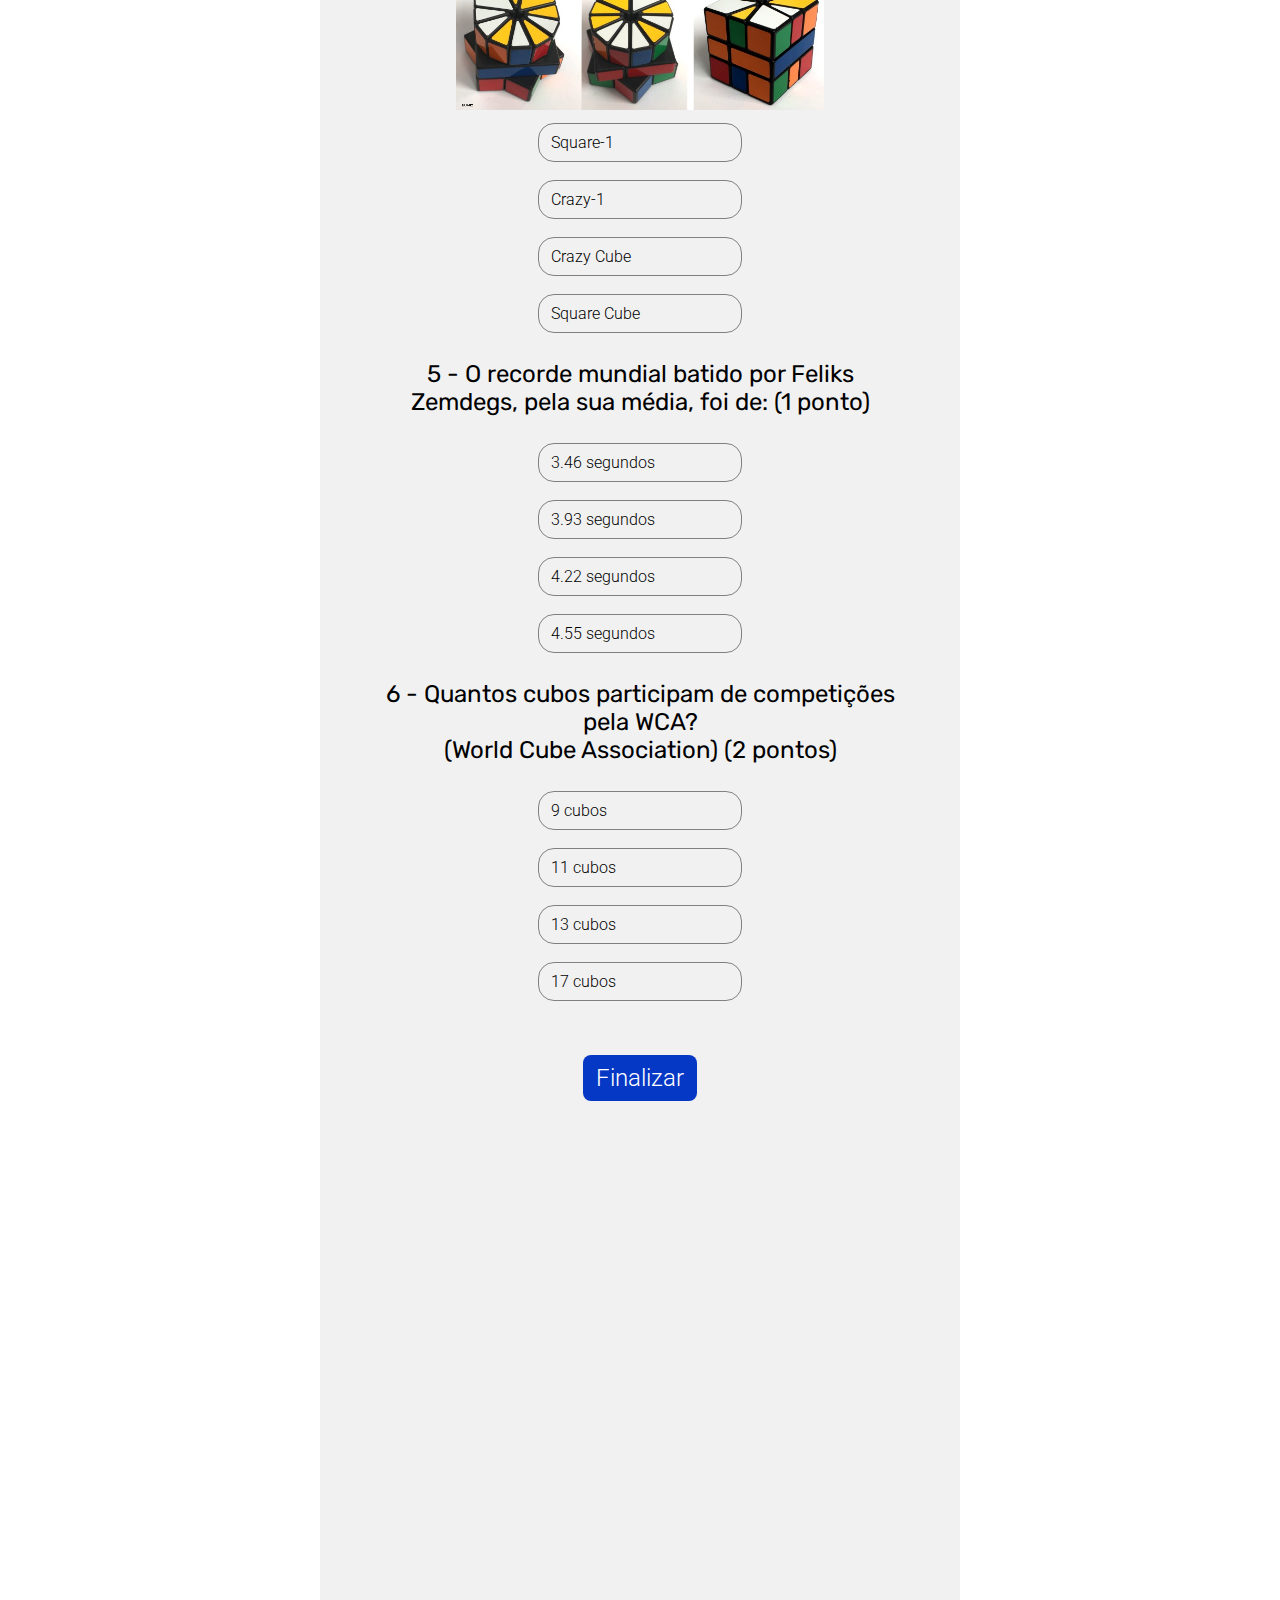
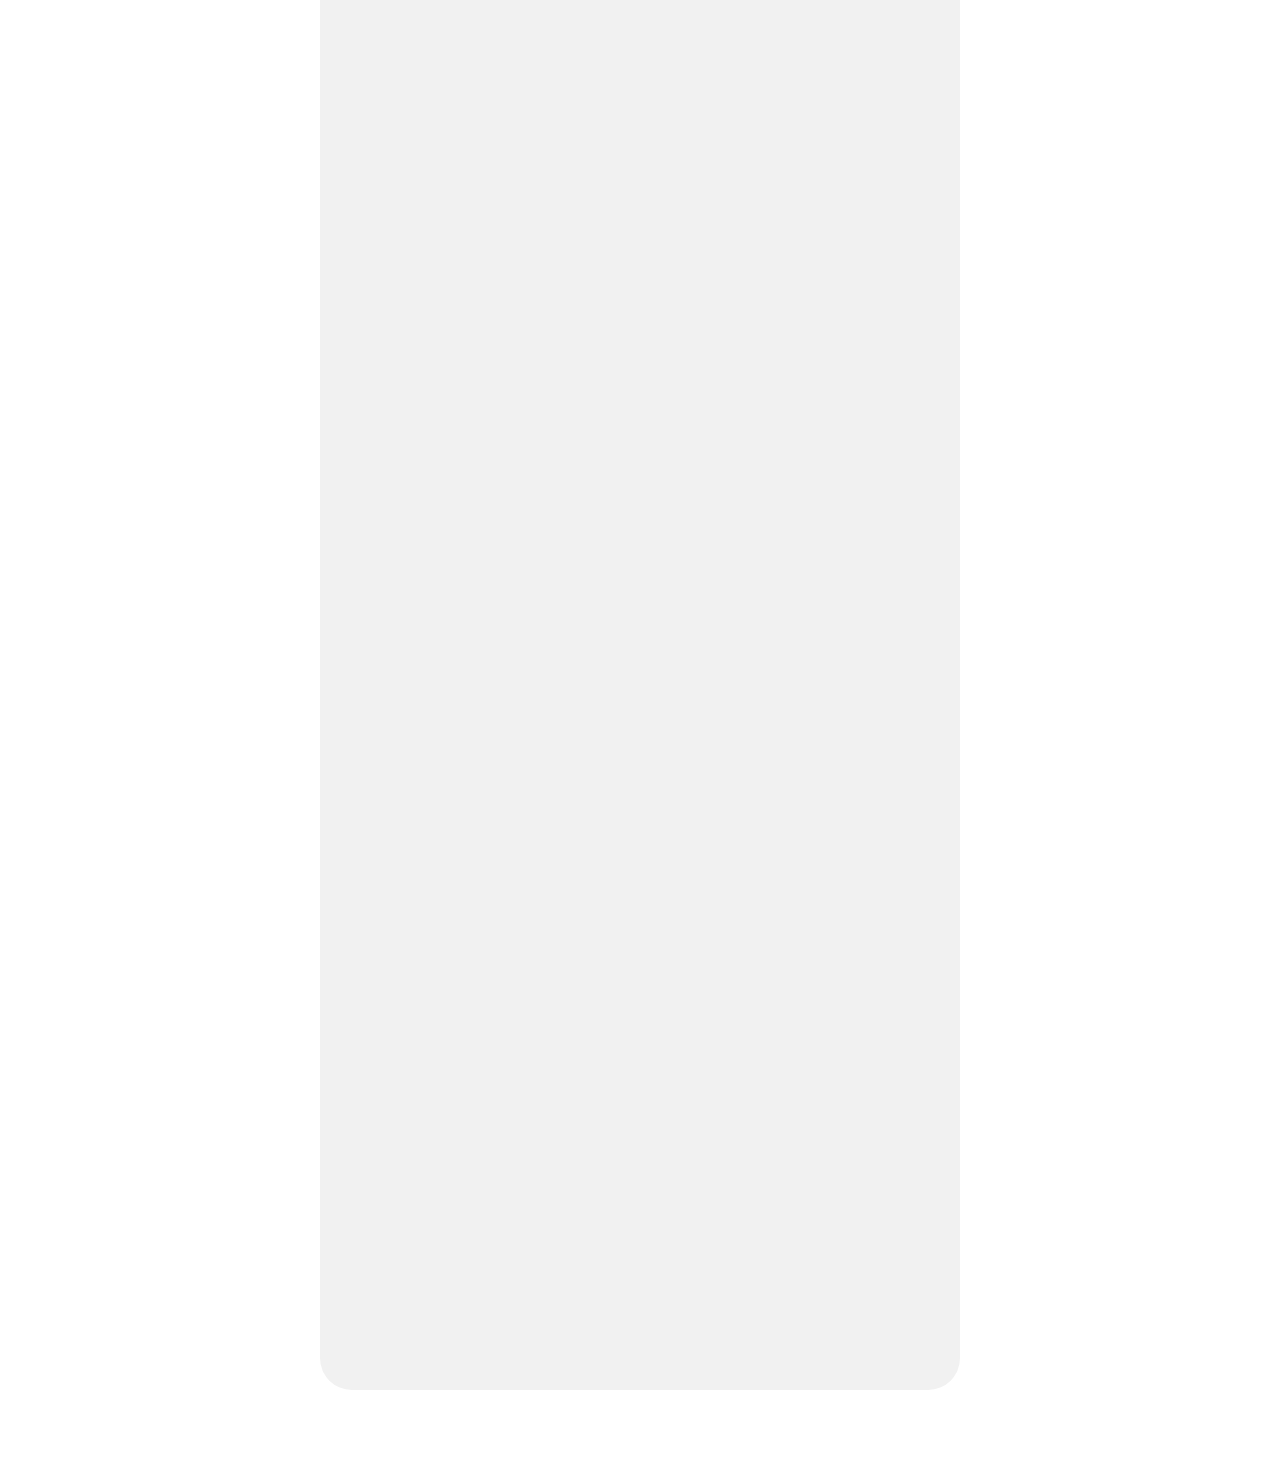
<file: site/quiz.html>
<!DOCTYPE html>
<html lang="ptbr">
<head>
    <meta charset="UTF-8">
    <meta http-equiv="X-UA-Compatible" content="IE=edge">
    <meta name="viewport" content="width=device-width, initial-scale=1.0">
    <link rel="stylesheet" href="css/quiz.css">
    <link rel="icon" type="imagem/png" href="img/cube-thinking_no_text.png" />
    <title>Cube - Quiz</title>
</head>
<body>

    <!-- DIV GERAL -->
    <div class="geral">
        <!-- container de introdução -->
        <div class="container_intro">
            <a href="index.html"><img src="img/cube-thinking1.png" alt="logo"></a>
            <h1>Bem vindo ao quiz!</h1>
            <h2>Responda perguntas sobre o mundo do cubo mágico e veja seu nível de conhecimento!</h2>
        </div>
        <!-- container das perguntas -->
        <div class="container_p">
            <div class="pergunta">
                <h1>Qual o seu nome?</h1>
                <input type="text" id="id_nome" placeholder="Nome ou apelido">
            </div>
            <div class="pergunta">
                <h1>1 - Quantas faces e vértices possui um cubo 3x3x3? (1 ponto)</h1>
                <button onclick="btn1()" id="id_btn1">5 faces e 4 vértices</button><br>
                <button onclick="btn2()" id="id_btn2">4 faces e 8 vértices</button><br>
                <button onclick="btn3()" id="id_btn3">5 faces e 4 vértices</button><br>
                <button onclick="btn4()" id="id_btn4">6 faces e 8 vértices</button>
            </div>
            <div id="resposta_1"></div>
            <div class="pergunta">
                <h1>2 - Quantas combinações possíveis existem para um cubo 3x3x3? (2 pontos)</h1>
                <button onclick="btn5()" id="id_btn5">40 bilhões</button><br>
                <button onclick="btn6()" id="id_btn6">40 trilhões</button><br>
                <button onclick="btn7()" id="id_btn7">40 quadrilhões</button><br>
                <button onclick="btn8()" id="id_btn8">40 quintilhões</button><br>
            </div>
            <div id="resposta_2"></div>
            <div class="pergunta">
                <h1>3 - Qual o nome do criador do cubo mágico? (1 ponto)</h1>
                <button onclick="btn9()" id="id_btn9">Rubens Rubik</button><br>
                <button onclick="btn10()" id="id_btn10">Erno Rubik</button><br>
                <button onclick="btn11()" id="id_btn11">Rubik Jhonson</button><br>
                <button onclick="btn12()" id="id_btn12">Rubik Sthefan</button>
            </div>
            <div id="resposta_3"></div>
            <div class="pergunta">
                <h1>4 - Qual nome desse quebra cabeça? (3 pontos)</h1>
                <img src="img/pergunta4.jpg" style="height: 15vh;"><br>
                <button onclick="btn13()" id="id_btn13">Square-1</button><br>
                <button onclick="btn14()" id="id_btn14">Crazy-1</button><br>
                <button onclick="btn15()" id="id_btn15">Crazy Cube</button><br>
                <button onclick="btn16()" id="id_btn16">Square Cube</button>
            </div>
            <div id="resposta_4"></div>
            <div class="pergunta">
                <h1>5 - O recorde mundial batido por Feliks Zemdegs, pela sua média, foi de: (1 ponto)</h1>
                <button onclick="btn17()" id="id_btn17">3.46 segundos</button><br>
                <button onclick="btn18()" id="id_btn18">3.93 segundos</button><br>
                <button onclick="btn19()" id="id_btn19">4.22 segundos</button><br>
                <button onclick="btn20()" id="id_btn20">4.55 segundos</button>
            </div>
            <div id="resposta_5"></div>
            <div class="pergunta">
                <h1>6 - Quantos cubos participam de competições pela WCA? <br>
                    (World Cube Association) (2 pontos)</h1>
                <button onclick="btn21()" id="id_btn21">9 cubos</button><br>
                <button onclick="btn22()" id="id_btn22">11 cubos</button><br>
                <button onclick="btn23()" id="id_btn23">13 cubos</button><br>
                <button onclick="btn24()" id="id_btn24">17 cubos</button>
            </div>
            <div id="resposta_6"></div>

            <button onclick="finalizar()" class="finalizar">Finalizar</button>
            <br><br>

            <div id="id_mens_final"></div>

        </div>
    </div>


    
</body>
<script src="js/quiz.js"></script>
</html>
</file>
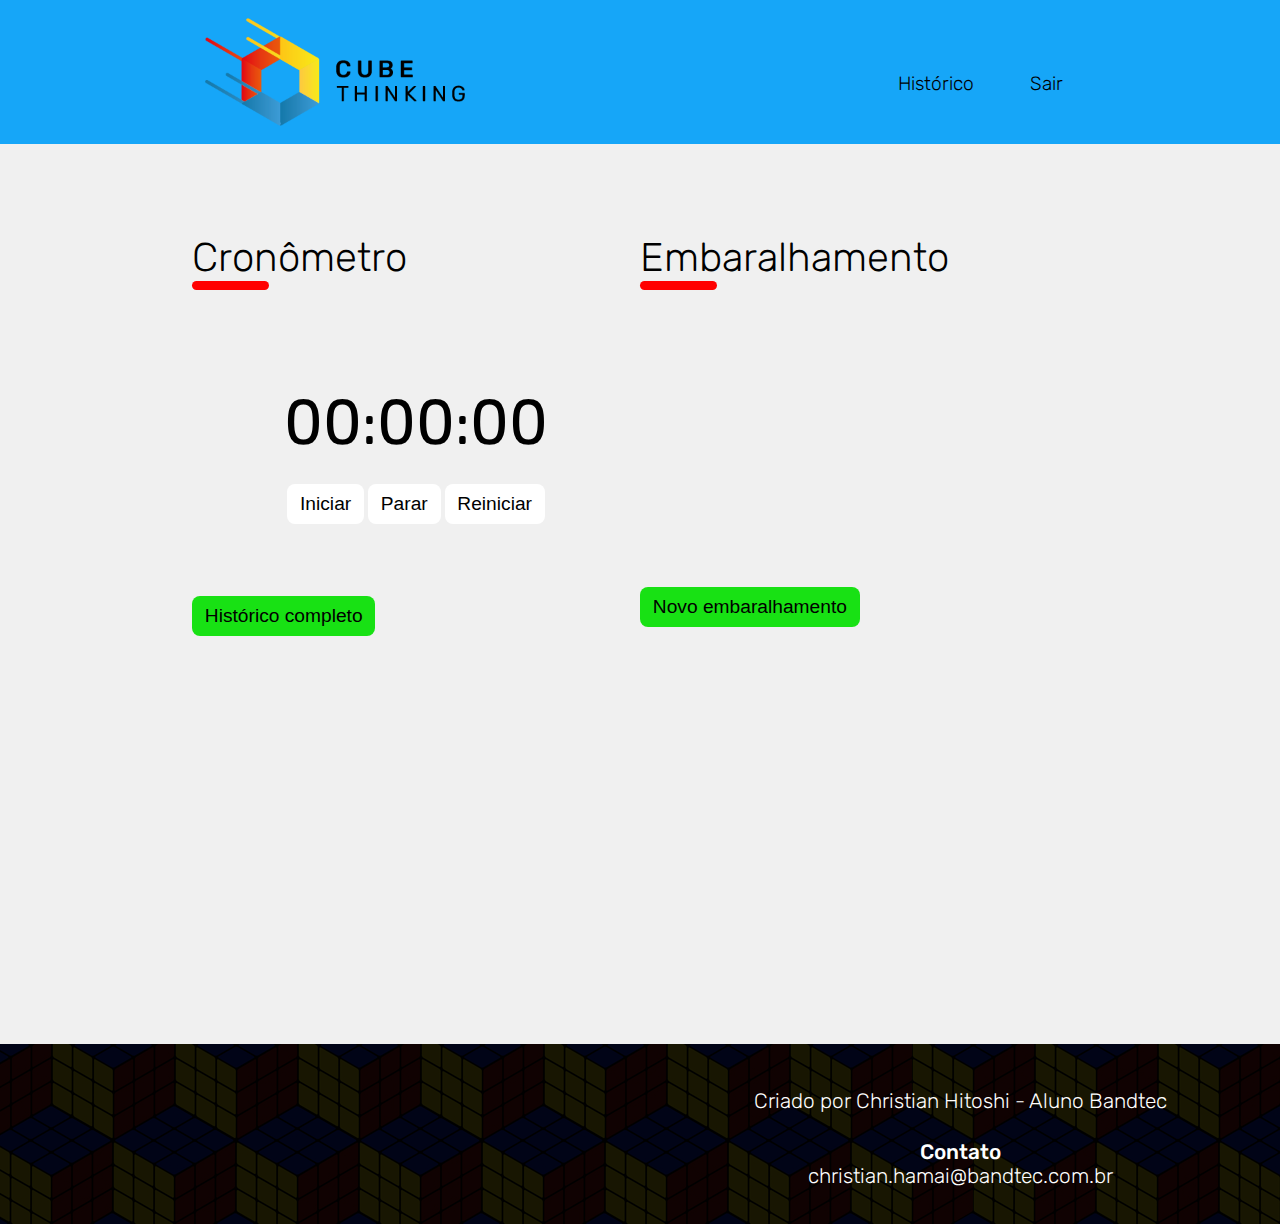
<file: site/tela-usuario.html>
<!DOCTYPE html>
<html lang="ptbr">
<head>
    <meta charset="UTF-8">
    <meta http-equiv="X-UA-Compatible" content="IE=edge">
    <meta name="viewport" content="width=device-width, initial-scale=1.0">
    <link rel="stylesheet" href="css/usuario.css">
    <title>Cube Thinking</title>
</head>
<body>

    <!-- MENU -->
    <div class="menu">
        <div class="container_menu">
            <img src="img/cube-thinking1.png" alt="Logo">
            <ul>
                <li>Histórico</li>
                <li>Sair</li>
            </ul>
        </div>
    </div>

    <!-- CONTEUDO -->
    <div class="conteudo">
        <div class="container_menu">
            <!-- CRONOMETRO -->
            <div class="cronometro">
                <h1>Cronômetro</h1>
                <hr>

                <div class="relogio">
                    <h1 id="counter">00:00:00</h1>
                    <button onclick="iniciar()" id="id_iniciar">Iniciar</button>
                    <button onclick="parar()" id="id_parar">Parar</button>
                    <button onclick="reiniciar()" id="id_reiniciar">Reiniciar</button>
                </div>

                <button id="id_historico">Histórico completo</button>
            </div>


            <!-- SORTEIO -->
            <div class="sorteio">
                <h1>Embaralhamento</h1>
                <hr>

                <div id="aleatorio"></div>

                <button>Novo embaralhamento</button>

            </div>
        </div>
    </div>

    <!-- RODAPÉ -->
    <div class="rodape">
        <h2>
            Criado por Christian Hitoshi - Aluno Bandtec
        </h2>
        <h1>Contato</h1>
        <h2 class="email">christian.hamai@bandtec.com.br</h2>
    </div>
    <!-- FIM RODAPÉ -->
    
</body>
<script src="js/cronometro.js"></script>
</html>
</file>
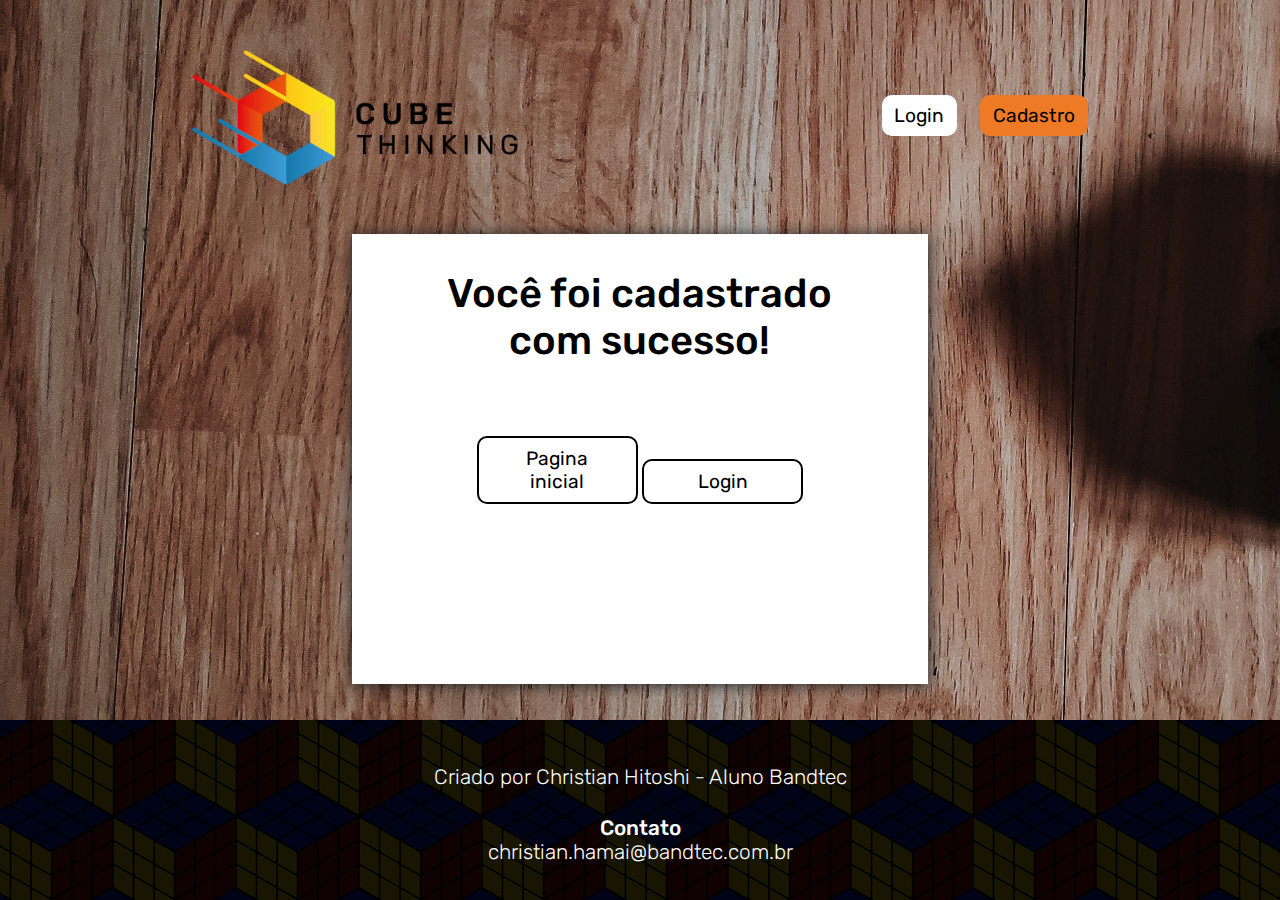
<file: site/API/public/cadastro_confirm.html>
<!DOCTYPE html>
<html lang="ptbr">
<head>
    <meta charset="UTF-8">
    <meta http-equiv="X-UA-Compatible" content="IE=edge">
    <meta name="viewport" content="width=device-width, initial-scale=1.0">
    <link rel="stylesheet" href="css/style.css">
    <link rel="stylesheet" href="css/login.css">
    <link rel="stylesheet" href="css/cadastro.css">
    <link rel="icon" type="imagem/png" href="img/cube-thinking_no_text.png" />
    <title>Cube - Login</title>
</head>
<body>

    <!-- IMAGEM DE FUNDO -->
    <div class="div_img">
        <!-- MENU -->
        <div class="menu">
            <div class="container_menu">
                <a href="index.html"><img src="img/cube-thinking1.png" alt="logo"></a>
                <nav>
                    <ul>
                        <a href="login.html"><li>Login</li></a>
                        <a href="cadastro.html"><li class="selected">Cadastro</li></a>
                    </ul>
                </nav>
            </div>
        </div>
        <!-- FIM MENU -->
        <!-- CAIXA LOGIN -->
        <div class="div_login">
            <div class="container_login" style="text-align:center;">
                <h1>Você foi cadastrado com sucesso!</h1>
                <a href="index.html"><button>Pagina inicial</button></a>
                <a href="login.html"><button>Login</button></a>
            </div>
        </div>
        <!-- FIM CAIXA LOGIN -->
    </div>
    <!-- FIM IMAGEM DE FUNDO -->

    <!-- RODAPÉ -->
    <div class="rodape">
        <h2>
            Criado por Christian Hitoshi - Aluno Bandtec
        </h2>
        <h1>Contato</h1>
        <h2 class="email">christian.hamai@bandtec.com.br</h2>
    </div>
    <!-- FIM RODAPÉ -->

</body>
</html>

<script>

    function cadastrar() {
        //verificação de email válido
        var email = id_email.value;

        if (email.indexOf('@') == -1 && email.indexOf('.com') == -1) {
            //O valor será verdadeiro quando estiver sem @ ou .com, ou seja,
            //retornar um valor do indexOf igual à -1
            alert(`O email ${email} é um email INVÁLIDO`);
        } else {
            var formulario = new URLSearchParams(new FormData(form_cadastro));
            fetch("/usuarios/cadastrar", {
                method: "POST",
                body: formulario
            }).then(function (response) {     
                if (response.ok) {
                    window.location.href = 'login.html';                     
                }
            });
        }
            
        return false;

    }

</script>
</file>
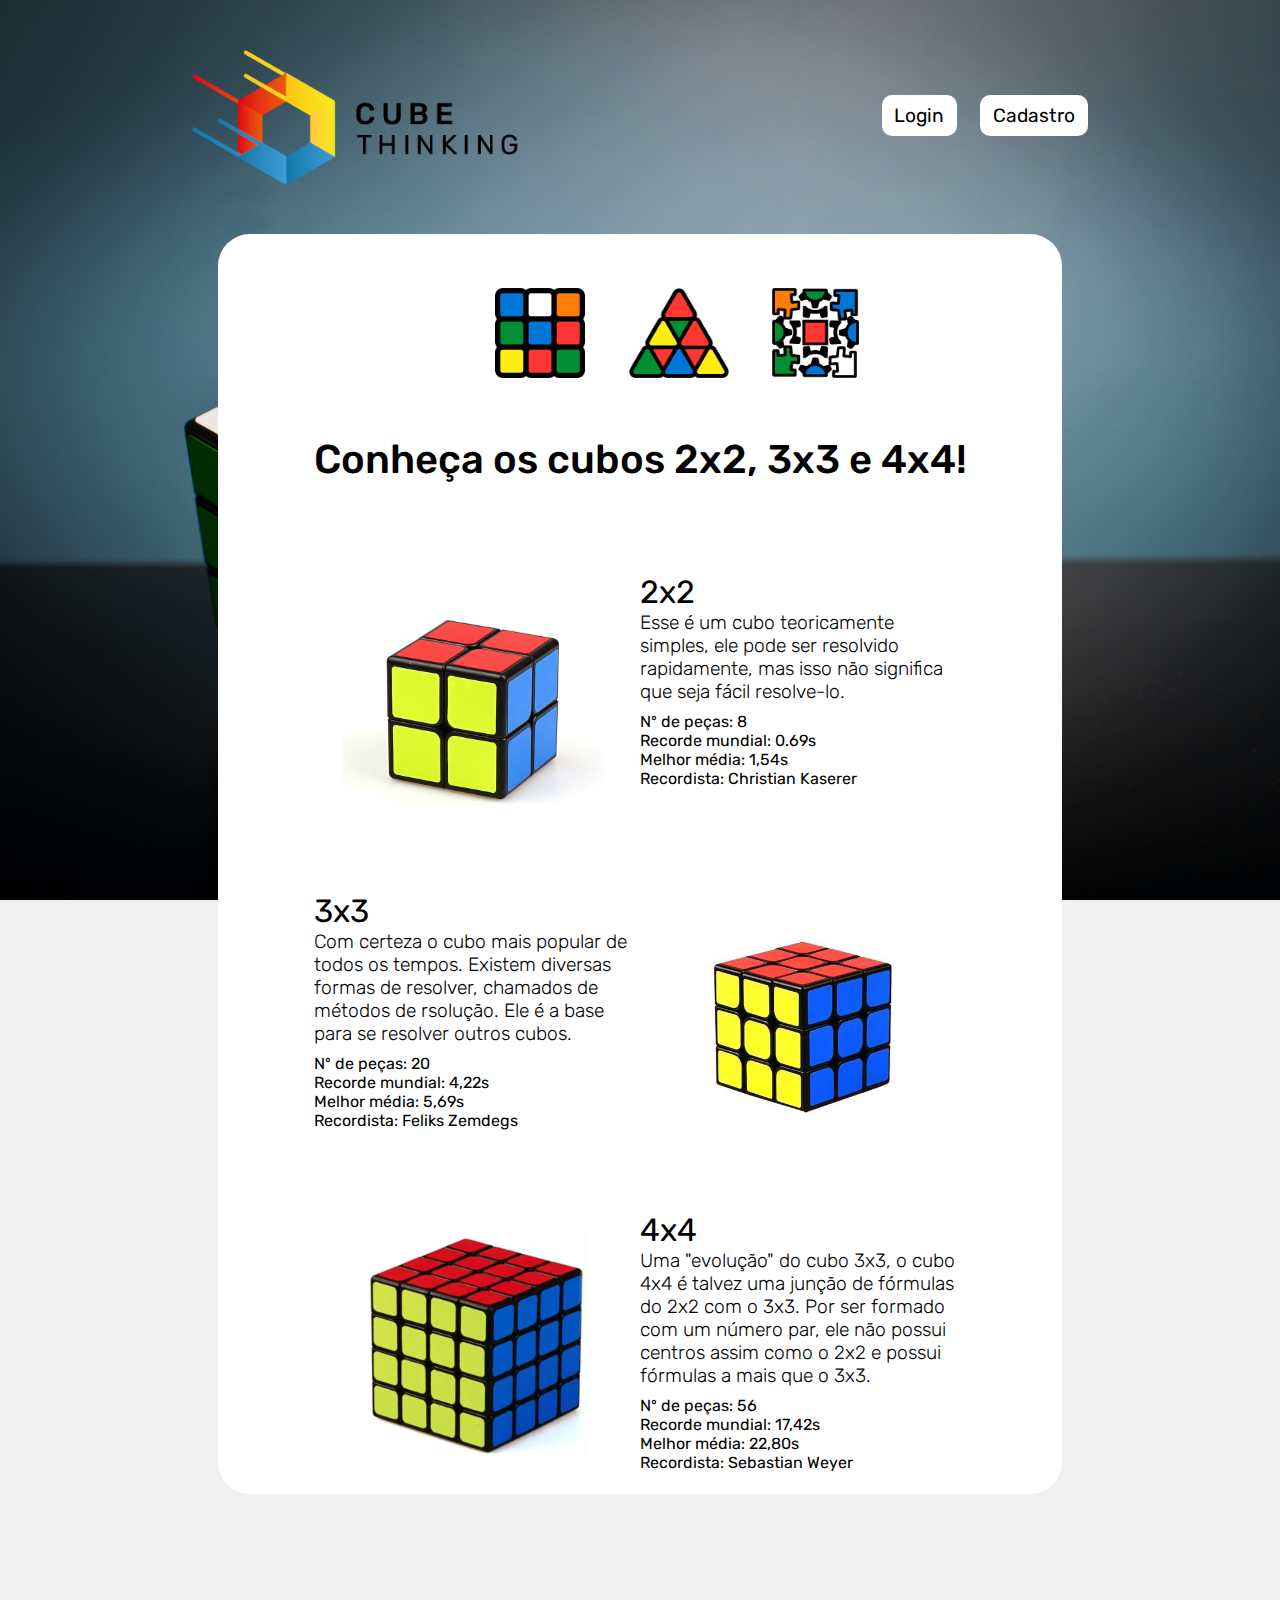
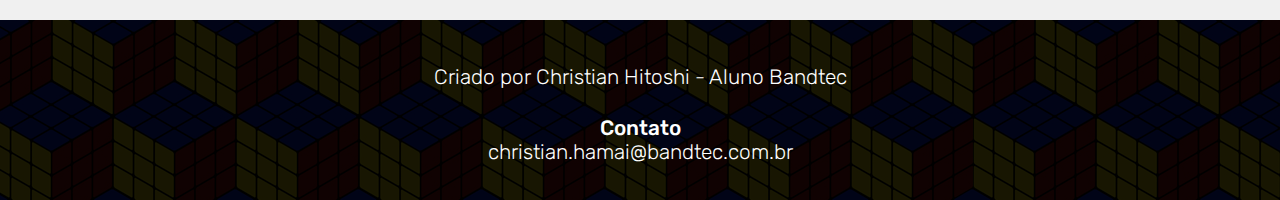
<file: site/API/public/cubos1.html>
<!DOCTYPE html>
<html lang="ptbr">
<head>
    <meta charset="UTF-8">
    <meta http-equiv="X-UA-Compatible" content="IE=edge">
    <meta name="viewport" content="width=device-width, initial-scale=1.0">
    <link rel="stylesheet" href="css/style.css">
    <link rel="stylesheet" href="css/cubos.css">
    <link rel="icon" type="imagem/png" href="img/cube-thinking_no_text.png" />
    <title>Cube Thinking</title>
</head>
<body>

    <!-- APRESENTAÇÃO + MENU -->
    <div class="fundo">
        <!-- MENU -->
        <div class="menu">
            <div class="container_menu">
                <a href="index.html"><img src="img/cube-thinking1.png" alt="logo"></a>
                <nav>
                    <ul>
                        <a href="login.html"><li>Login</li></a>
                        <a href="cadastro.html"><li>Cadastro</li></a>
                    </ul>
                </nav>
            </div>
        </div>
        <!-- FIM MENU -->
        <div class="apr_cubos">
            <!-- escolher os cubos -->
            <div class="container_escolha">
                <div class="escolha_img">
                    <a href="cubos1.html">
                        <img src="img/rubik.png" alt="" class="img_escolha" id="escolha1">
                    </a>
                </div>
                <div class="escolha_img">
                    <a href="cubos2.html">
                        <img src="img/piramix.png" alt="" class="img_escolha" id="escolha2">
                    </a>
                </div>
                <div class="escolha_img">
                    <a href="cubos3.html">
                        <img src="img/gear.png" alt="" class="img_escolha" id="escolha3">
                    </a>
                </div>
            </div>

            <div class="container_apr_cubos">
                <div class="titulo">
                    <h1>Conheça os cubos 2x2, 3x3 e 4x4!</h1>
                </div>
                <div class="img" id="img1">
                    <img src="img/2x2.png" alt="cubo 3x3">
                </div>
                <div class="texto" id="texto1">
                    <h3>2x2</h3>
                    <p>Esse é um cubo teoricamente simples, ele pode ser resolvido
                        rapidamente, mas isso não significa que seja fácil resolve-lo.
                        <ul>
                            <li>Nº de peças: 8</li>
                            <li>Recorde mundial: 0.69s</li>
                            <li>Melhor média: 1,54s</li>
                            <li>Recordista: Christian Kaserer</li>
                        </ul>
                    </p>
                </div>
                <div class="img" id="img2">
                    <img src="img/3x3.jpg" alt="cubo 3x3">
                </div>
                <div class="texto" id="texto2">
                    <h3>3x3</h3>
                    <p>Com certeza o cubo mais popular de todos os tempos. Existem diversas
                        formas de resolver, chamados de métodos de rsolução. Ele é a base
                        para se resolver outros cubos.
                        <ul>
                            <li>Nº de peças: 20</li>
                            <li>Recorde mundial: 4,22s</li>
                            <li>Melhor média: 5,69s</li>
                            <li>Recordista: Feliks Zemdegs</li>
                        </ul>
                    </p>
                </div>
                <div class="img" id="img3">
                    <img src="img/4x4.png" alt="cubo 3x3">
                </div>
                <div class="texto" id="texto3">
                    <h3>4x4</h3>
                    <p>Uma "evolução" do cubo 3x3, o cubo 4x4 é talvez uma junção de fórmulas
                        do 2x2 com o 3x3. Por ser formado com um número par, ele não possui centros
                        assim como o 2x2 e possui fórmulas a mais que o 3x3.
                        <ul>
                            <li>Nº de peças: 56</li>
                            <li>Recorde mundial: 17,42s</li>
                            <li>Melhor média: 22,80s</li>
                            <li>Recordista: Sebastian Weyer</li>
                        </ul>
                    </p>
                </div>
            </div>
        </div>

    </div>
    <!-- FIM DA APRESENTAÇÃO + MENU -->


    <!-- RODAPÉ -->
    <div class="rodape">
        <h2>
            Criado por Christian Hitoshi - Aluno Bandtec
        </h2>
        <h1>Contato</h1>
        <h2 class="email">christian.hamai@bandtec.com.br</h2>
    </div>
    <!-- FIM RODAPÉ -->
</body>
</html>
</file>
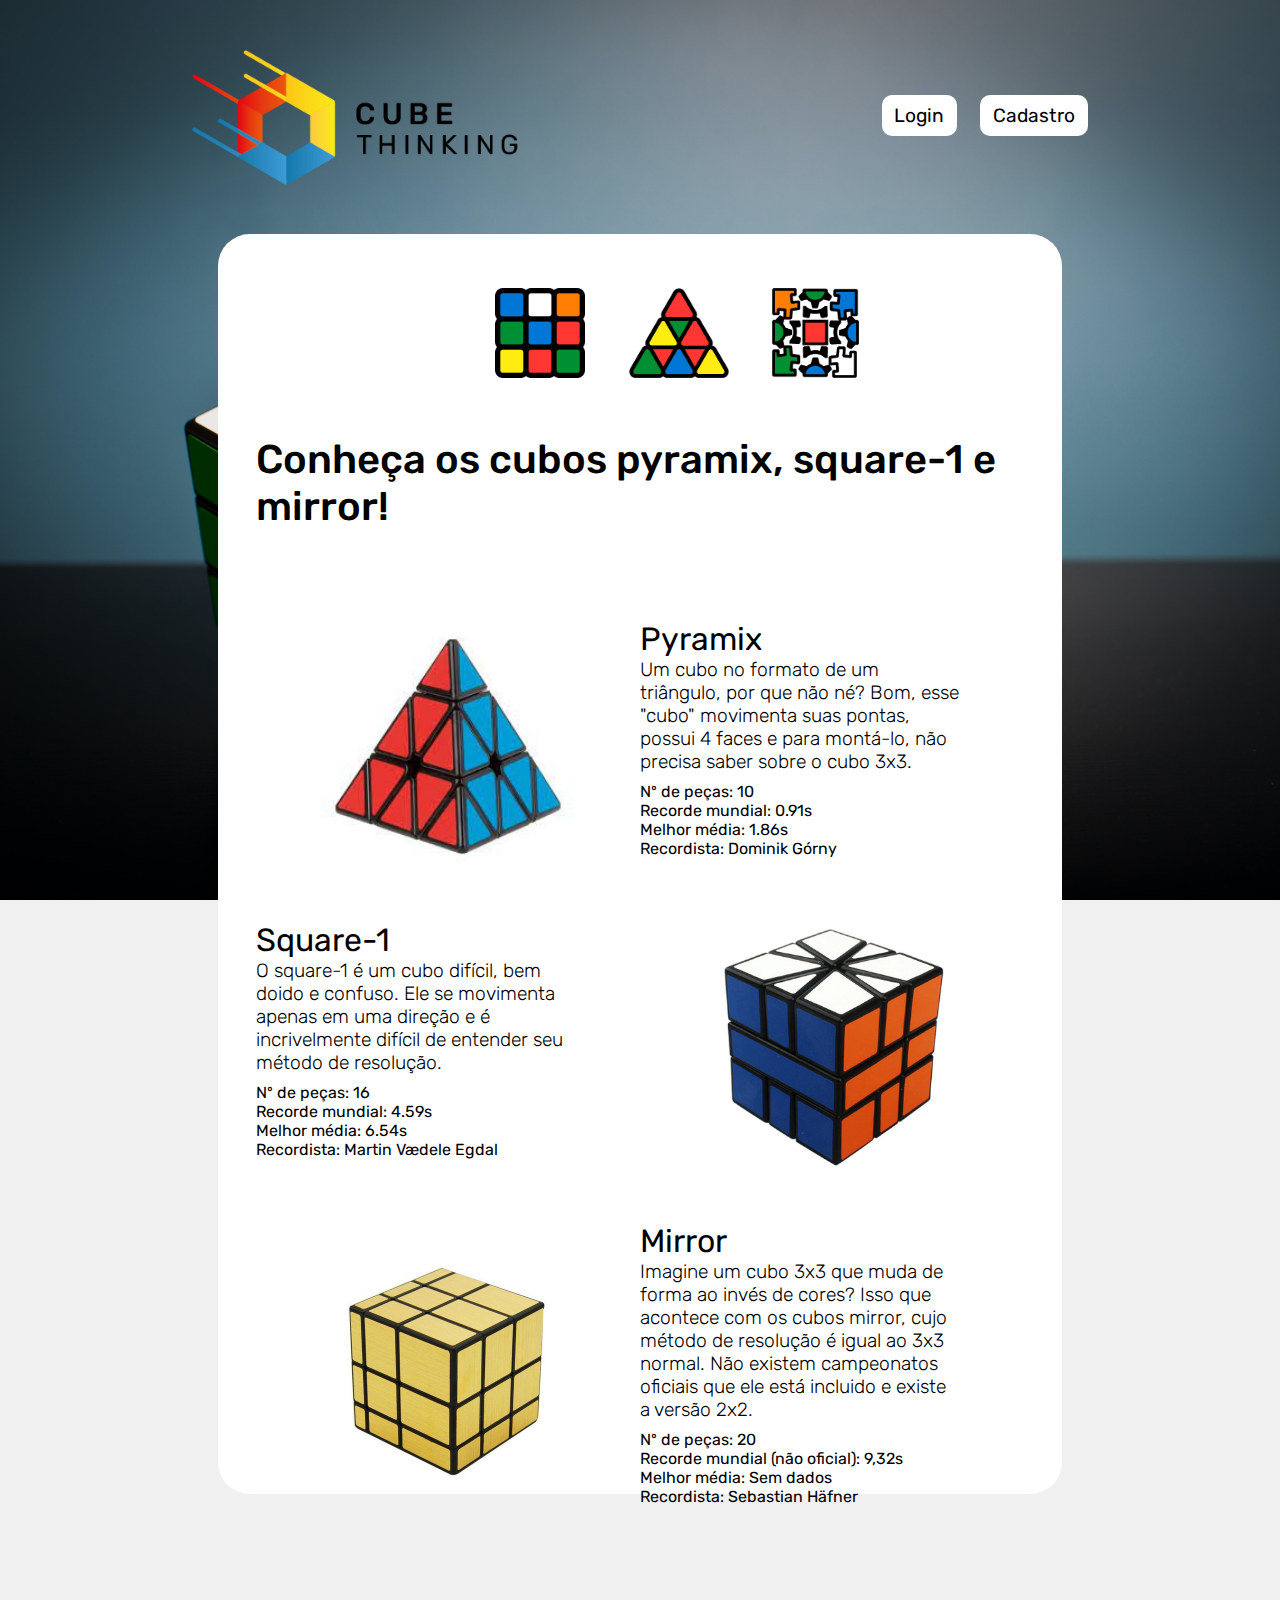
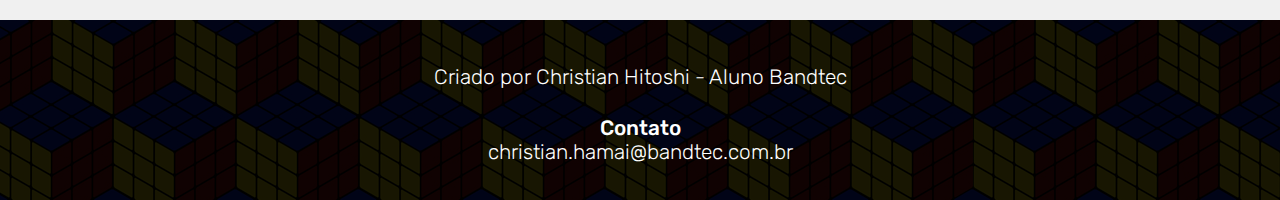
<file: site/API/public/cubos2.html>
<!DOCTYPE html>
<html lang="ptbr">
<head>
    <meta charset="UTF-8">
    <meta http-equiv="X-UA-Compatible" content="IE=edge">
    <meta name="viewport" content="width=device-width, initial-scale=1.0">
    <link rel="stylesheet" href="css/style.css">
    <link rel="stylesheet" href="css/cubos.css">
    <link rel="icon" type="imagem/png" href="img/cube-thinking_no_text.png" />
    <title>Cube Thinking</title>
</head>
<body>

    <!-- APRESENTAÇÃO + MENU -->
    <div class="fundo">
        <!-- MENU -->
        <div class="menu">
            <div class="container_menu">
                <a href="index.html"><img src="img/cube-thinking1.png" alt="logo"></a>
                <nav>
                    <ul>
                        <a href="login.html"><li>Login</li></a>
                        <a href="cadastro.html"><li>Cadastro</li></a>
                    </ul>
                </nav>
            </div>
        </div>
        <!-- FIM MENU -->
        <div class="apr_cubos">
            <!-- escolher os cubos -->
            <div class="container_escolha">
                <div class="escolha_img">
                    <a href="cubos1.html">
                        <img src="img/rubik.png" alt="" class="img_escolha" id="escolha1">
                    </a>
                </div>
                <div class="escolha_img">
                    <a href="cubos2.html">
                        <img src="img/piramix.png" alt="" class="img_escolha" id="escolha2">
                    </a>
                </div>
                <div class="escolha_img">
                    <a href="cubos3.html">
                        <img src="img/gear.png" alt="" class="img_escolha" id="escolha3">
                    </a>
                </div>
            </div>
        
            <div class="container_apr_cubos">
                <div class="titulo">
                    <h1>Conheça os cubos pyramix, square-1 e mirror!</h1>
                </div>
                <div class="img" id="img1">
                    <img src="img/pyramix.jpg" alt="cubo pyramix" id="pyramix">
                </div>
                <div class="texto" id="texto1">
                    <h3>Pyramix</h3>
                    <p>Um cubo no formato de um triângulo, por que não né?
                        Bom, esse "cubo" movimenta suas pontas, possui 4 faces
                        e para montá-lo, não precisa saber sobre o cubo 3x3.
                        <ul>
                            <li>Nº de peças: 10</li>
                            <li>Recorde mundial: 0.91s</li>
                            <li>Melhor média: 1.86s</li>
                            <li>Recordista: Dominik Górny</li>
                        </ul>
                    </p>
                </div>
                <div class="img" id="img2">
                    <img src="img/square-1.jpg" alt="cubo square-1" id="square">
                </div>
                <div class="texto" id="texto2">
                    <h3>Square-1</h3>
                    <p>O square-1 é um cubo difícil, bem doido e confuso.
                        Ele se movimenta apenas em uma direção e é incrivelmente 
                        difícil de entender seu método de resolução.
                        <ul>
                            <li>Nº de peças: 16</li>
                            <li>Recorde mundial: 4.59s</li>
                            <li>Melhor média: 6.54s</li>
                            <li>Recordista: Martin Vædele Egdal</li>
                        </ul>
                    </p>
                </div>
                <div class="img" id="img3">
                    <img src="img/mirror.jpg" alt="cubo 3x3 mirror">
                </div>
                <div class="texto" id="texto3">
                    <h3>Mirror</h3>
                    <p>Imagine um cubo 3x3 que muda de forma ao invés de cores?
                        Isso que acontece com os cubos mirror, cujo método de 
                        resolução é igual ao 3x3 normal. Não existem campeonatos oficiais
                        que ele está incluido e existe a versão 2x2.
                        <ul>
                            <li>Nº de peças: 20</li>
                            <li>Recorde mundial (não oficial): 9,32s</li>
                            <li>Melhor média: Sem dados</li>
                            <li>Recordista: Sebastian Häfner</li>
                        </ul>
                    </p>
                </div>
            </div>
        </div>

    </div>
    <!-- FIM DA APRESENTAÇÃO + MENU -->


    <!-- RODAPÉ -->
    <div class="rodape">
        <h2>
            Criado por Christian Hitoshi - Aluno Bandtec
        </h2>
        <h1>Contato</h1>
        <h2 class="email">christian.hamai@bandtec.com.br</h2>
    </div>
    <!-- FIM RODAPÉ -->
</body>
</html>
</file>
<file: site/css/style.css>
@import url('https://fonts.googleapis.com/css2?family=Rubik:ital,wght@0,300;0,400;0,500;0,600;0,700;0,800;0,900;1,300;1,400;1,500;1,600;1,700;1,800;1,900&display=swap');

/* font-family: 'Rubik', sans-serif; */

*{
    margin: 0;
    padding: 0;
}

body{
    background: #f0f0f0;
}

a:link{
    text-decoration: none;
}

a{
    color:black;
}

/* DIV GERAL 1 */

/* IMAGEM DE FUNDO */
.div_img{
    height: 55vh;
    background-image: url(../img/fundo3.jpg);
    background-repeat: no-repeat;
    background-size: cover;
}

/* MENU */
.menu{
    padding-top: 50px;
}

.container_menu{
    max-width: 70%;
    margin: 0 auto;
}

.menu img{
    height: 15vh;
    transition: 0.5s;
    cursor: pointer;
}

.menu img:hover{
    transform: translateY(-10%);
}

.menu nav{
    font-family: 'Rubik', sans-serif;
    float: right;
    padding-top: 5vh;
}

.menu ul{
    list-style: none;
}

.menu li{
    font-size: 1.2rem;
    display: inline-block;
    background: white;
    padding: 1vh 1vw;
    border-radius: 10px;
    cursor: pointer;
    transition: 0.5s;
    margin-left: 1.5vw;
}

.menu li:hover{
    background: #EE7A26;
    transform: translateY(-10%);
}

/* APRESENTAÇÃO */
.apr{
    font-family: 'Rubik', sans-serif;
    background: white;
    box-shadow: 2px 2px 15px #202020;
    margin-top: 15vh;
    min-width: 40%;
    max-width: 60%;
    min-height: 10vh;
    float: left;
}

.apr .container_apr{
    max-width: 70%;
    margin: 0 auto;
    padding: 8vh 0;
}

.apr h1{
    font-weight: 500;
    font-size: 2.2rem;
}

.apr p{
    font-weight: 300;
    font-size: 1.2rem;
    padding: 6vh 0;
}

.apr button{
    font-weight: 500;
    font-size: 1.5rem;
    border: none;
    border-radius: 10px;
    padding: 2vh 2vw;
    background: #EE7A26;
    cursor: pointer;
    transition: 0.5s;
}

.apr button:hover{
    transform: translateY(-10%);
}

/* SETA */
.div_seta{
    text-align: center;
    float: right;
    margin-top: 45vh;
}

.div_seta p{
    font-family: 'Rubik', sans-serif;
    font-weight: 500;
    font-size: 1.5rem;
}

.div_seta img{
    height: 8vh;
    padding-top: 2vh;
    cursor: pointer;
    transition: 0.5s;
}

.div_seta img:hover{
    transform: translateX(10%);
}

/* CONHEÇA OS CUBOS */
.div_cubos{
    margin-top: 40vh;
}

.div_cubos .container_cubos{
    display: grid;
    grid-template-columns: repeat(3, 24vw);
    grid-template-rows: 1fr 1fr;
    grid-template-areas: "   .   titulo  .  "
                         " cubo1 cubo2 cubo3";
    justify-content: center;
}

.div_cubos .titulo{
    grid-area: titulo;
    justify-self: center;
}

.div_cubos .titulo h1{
    font-family: 'Rubik', sans-serif;
    font-weight: 500;
    font-size: 2.5rem;
}

.div_cubos .titulo .linha{
    width: 50%;
    height: 1vh;
    background-color: red;
    border-radius: 10px;
    margin: 0 auto;
}

/* cubo1 */
.div_cubos .cubo1{
    grid-area: cubo1;
    justify-self: center;
    text-align: center;
}

/* cubo2 */
.div_cubos .cubo2{
    grid-area: cubo2;
    justify-self: center;
    text-align: center;
}

/* cubo3 */
.div_cubos .cubo3{
    grid-area: cubo3;
    justify-self: center;
    text-align: center;
}

/* imagens e texto */
.div_cubos img{
    height: 12vh;
    cursor: pointer;
    transition: 1s;
    -webkit-filter: grayscale(100%);
    filter: grayscale(100%);
    filter: gray;
}

.div_cubos img:hover{
    transform: rotate(45deg);
    -webkit-filter: none;
    filter: none;
}

.div_cubos .piramix{
    height: 12vh;
    cursor: pointer;
    transition: 0.8s;
}

.div_cubos .piramix:hover{
    transform: rotate(60deg);
}

.div_cubos h4{
    font-family: 'Rubik', sans-serif;
    font-weight: 400;
    font-size: 1.5rem;
    padding-top: 2vh;
}

/* BENEFICIOS */
.div_beneficios{
    margin-top: 10vh;
    height: 26vw;
}

.titulo h1{
    font-family: 'Rubik', sans-serif;
    font-weight: 500;
    font-size: 2.5rem;
}

.titulo .linha_azul{
    width: 20%;
    height: 1vh;
    background-color: blue;
    border-radius: 10px;
}

.div_beneficios .texto{
    font-family: 'Rubik', sans-serif;
    font-weight: 400;
    font-size: 1.2rem;
    margin-top: 5vh;
    float: left;
    width: 50%;
}

.div_beneficios img{
    float: right;
    height: 30vh;
    margin: 5vh 5vw 0 0;
}

/* CURIOSIDADES */
.div_curiosidades{
    height: 110vh;
}

.titulo .linha_verde{
    width: 10%;
    height: 1vh;
    background-color: green;
    border-radius: 10px;
}

.grid_curiosidades{
    display: grid;
    grid-template-areas: "c1 c2"
                         "c3 c4";
    column-gap: 5vw;
    justify-content: center;
}

.container_curiosidades{
    max-width: 90%;
    margin: 2vh auto;
}

.c_individual{
    width: 25vw;
    margin-top: 5vh;
    background: white;
    text-align: center;
    box-shadow: 1px 1px 15px #202020;
    font-family: 'Rubik', sans-serif;
    transition: 0.5s;
}

.c_individual h3{
    font-weight: 500;
    font-size: 1.5rem;
    padding: 1.5vh 0;
}

.c_individual p{
    font-weight: 300;
    font-size: 1rem;
}

.c_individual img{
    height: 20vh;
    padding-top: 1vh;
}

.curiosidade1{
    grid-area: c1;
}
.curiosidade1:hover{
    transform: translateY(-5%);
}

.curiosidade2{
    grid-area: c2;
}
.curiosidade2:hover{
    transform: translateY(-5%);
}

.curiosidade3{
    grid-area: c3;
}
.curiosidade3:hover{
    transform: translateY(-5%);
}

.curiosidade4{
    grid-area: c4;
}
.curiosidade4:hover{
    transform: translateY(-5%);
}


/* RODAPÉ */
.rodape{
    height: 20vh;
    background-image: url(../img/rodape.jpg);
    background-repeat: no-repeat;
    background-size: cover;
    text-align: center;
}

.rodape h2{
    font-family: 'Rubik', sans-serif;
    font-weight: 300;
    font-size: 1.3rem;
    color: white;
    padding-top: 5vh;
}

.rodape h1{
    font-family: 'Rubik', sans-serif;
    font-weight: 500;
    font-size: 1.3rem;
    color: white;
    padding-top: 3vh;
}

.rodape .email{
    padding: 0;
}
</file>
<file: estudos/alinhamento.css>
html, body{
    margin: 0;
    padding: 0;
    width: 100%;
    height: 100%;
}

.container {
    background: black;
    width: 100vw;
    height: 100vh;

    display:grid;
    grid-template-columns: 1fr 1fr 1fr;
    grid-template-rows: 1fr 1fr 1fr;
    grid-gap: 5px;

    /* justify-content: start; coloca o grid no começo da tela (esquerda)
    justify-content: center; coloca o grid no meio da tela 
    justify-content: end; coloca o grid no final da tela (direita)
    justify-content: stretch; coloca o grid 
    justify-content: space-between; distribui o grid por toda a tela com um espaçamento igual entre os grids
    justify-content: space-around; distribui o grid por toda a tela com um espaçamento igual ao redor dos grids
    justify-content: space-evenly; distribui o grid por toda a tela com um espaçamento igual ao redor e entre os grids*/

    /* align-content: start; coloca o grid no começo da tela (cima)
    align-content: center; coloca o grid no meio da tela 
    align-content: end; coloca o grid no final da tela (baixo)
    align-content: stretch; coloca o grid 
    align-content: space-between; distribui o grid por toda a tela com um espaçamento igual entre os grids
    align-content: space-around; distribui o grid por toda a tela com um espaçamento igual ao redor dos grids
    align-content: space-evenly; distribui o grid por toda a tela com um espaçamento igual ao redor e entre os grids*/

    /* O JUSTIFY É HORIZONTAL E O ALIGN É VERTICAL */

    /* justify-items:center;
    align-items:center;
    funciona do mesmo jeito, só que com os itens de dentro da célula, e não com a grid toda */


}

.container > div{
    background: #7159c1;
    width: 50%;
    height: 50%;

    /* justify-self: center;
    align-self: center;
    funciona de maneira parecida, mas fica dentro de cada item */
}
</file>
<file: estudos/grid.css>
html, body {
    margin: 0;
    padding: 0;
    background: #7159c1;
}

.container {
    display: grid; /*Iniciando a grid*/
    grid-template-columns: 3fr 1fr; /*Definindo quantas colunas e o tamanho delas*/
    grid-template-rows: 20vh 70vh 10vh; /*Definindo quantas linhas e o tamanho delas*/

    /* grid-gap: 20px; Espaços entre os grids (abreviação de grid-row-gap e grid-column-gap */

    grid-template-areas: "h h"
                         "m a"
                         "f f";
    /*O templete areas faz o papel do grid-column dentro dos itens, como se fosse uma tabela. 
    Porém deve-se definir o nome dentro dos itens com grid-area*/
}

header {
    background: yellow;

    grid-area: h;
    
    /* grid-column: 1/3;
    grid-row: 1/2;
    /*
    Definimos aqui em que linha o grid do header começa e termina
    (abreviação de grid-column-start e grid-column-end) */
}

header button {
    margin-top:10vh;
    transition: 0.5s;
}


header button:hover {
    transform: translateY(-50%);
}

main {
    background: blue;

    grid-area: m;

}

aside {
    background: green;

    grid-area: a;

}

footer {
    background: red;

    grid-area: f;

}
</file>
<file: site/css/login.css>
.div_img{
    height: 80vh;
}

.div_img .selected{
    background-color: #EE7A26;
}

.div_login{
    background-color: white;
    box-shadow: 1px 1px 15px #202020;
    height: 50vh;
    width: 40vw;
    margin: 5vh auto;
}

.container_login{
    text-align: center;
    padding-top: 10vh;
}

.container_login h1{
    font-family: 'Rubik', sans-serif;
    font-weight: 500;
    font-size: 2.5rem;
    margin-bottom: 3vh;
}

.container_login input{
    font-family: 'Rubik', sans-serif;
    font-weight: 300;
    font-size: 1.5rem;
    font-style: italic;
    border: 2px solid black;
    border-radius: 6px;
    margin-top: 2vh;
    padding: 0.5vh 1vw;
}

.container_login button{
    font-family: 'Rubik', sans-serif;
    font-weight: 400;
    font-size: 1.2rem;
    border: 2px solid black;
    border-radius: 10px;
    padding: 1vh 3vw;
    margin-top: 5vh;
    background: white;
    cursor: pointer;
    transition: 0.5s;
}

.container_login button:hover{
    background: #EE7A26;
}
</file>
<file: site/css/cadastro.css>
.div_img{
    height: 80vh;
}

.div_login{
    background-color: white;
    box-shadow: 1px 1px 15px #202020;
    height: 50vh;
    width: 45vw;
    margin: 5vh auto;
}

.container_login{
    text-align: left;
    padding: 4vh;
    width: 80%;
    margin: 0 auto;
}

.container_login h1{
    font-family: 'Rubik', sans-serif;
    font-weight: 500;
    font-size: 2.5rem;
    margin-bottom: 3vh;
}

.container_login input{
    font-family: 'Rubik', sans-serif;
    font-weight: 300;
    font-size: 1.5rem;
    font-style: italic;
    width: 70%;
    border: 2px solid black;
    border-radius: 6px;
    margin-top: 2vh;
    padding: 0.5vh 1vw;
}

.container_login .senha{
    width: 30%;
}

.container_login button{
    font-family: 'Rubik', sans-serif;
    font-weight: 400;
    font-size: 1.2rem;
    border: 2px solid black;
    border-radius: 10px;
    padding: 1vh 2vw;
    margin-top: 5vh;
    width: 35%;
    background: white;
    cursor: pointer;
    transition: 0.5s;
}

.container_login button:hover{
    background: #EE7A26;
}
</file>
<file: site/css/cubos.css>
.fundo{
    background-image:url(../img/fundo-cubos.jpg);
    background-repeat: no-repeat;
    background-position: center;
    background-size: cover;
    background-attachment: fixed;
    height: 160vh;
}

.apr_cubos{
    background: white;
    width: 60%;
    height: 115vh;
    margin: 5vh auto;
    padding: 5vh 3vw;
    border-radius: 2rem;
}

.container_apr_cubos{
    font-family: 'Rubik', sans-serif;
    display:grid;
    grid-template-areas:
    "titulo titulo"
    "imagem1 texto1"
    "texto2 imagem2"
    "imagem3 texto3";
    row-gap: 5vh;
    justify-content: center;
}

.container_apr_cubos .titulo{
    grid-area: titulo;
    font-size: 2rem;
    font-weight: normal;
    justify-self: center;
    margin-bottom: 5vh;
}

.container_apr_cubos .img{
    justify-self: center;
    align-self: center;
}

.img img{
    height: 30vh;
}

.container_apr_cubos .texto{
    width: 25vw;
}

.container_apr_cubos .texto h3{
    font-weight: normal;
    font-size: 2rem;
}

.container_apr_cubos .texto p{
    font-weight: lighter;
    font-size: 1.2rem;
}

.container_apr_cubos .texto ul{
    list-style: none;
    margin: 1vh 0;
}

#img1{
    grid-area: imagem1;
}

#texto1{
    grid-area: texto1;
}

#img2{
    grid-area: imagem2;
}

#texto2{
    grid-area: texto2;
}

#img3{
    grid-area: imagem3;
}

#img3 img{
    height: 25vh;
}

#texto3{
    grid-area: texto3;
}

#pyramix{
    height: 28vh;
}

#square{
    height: 28vh
}

#gear3x3{
    height: 25vh;
}

#gear2x2{
    height: 25vh;
    transform: rotate(4deg)
}
</file>
<file: site/css/quiz.css>
@import url('https://fonts.googleapis.com/css2?family=Rubik:ital,wght@0,300;0,400;0,500;0,600;0,700;0,800;0,900;1,300;1,400;1,500;1,600;1,700;1,800;1,900&display=swap');
@import url('https://fonts.googleapis.com/css2?family=Roboto:ital,wght@0,100;0,300;0,400;0,500;0,700;0,900;1,100;1,300;1,400;1,500;1,700;1,900&display=swap');

/* font-family: 'Rubik', sans-serif; */
/* font-family: 'Roboto', sans-serif; */

*{
    margin: 0;
    padding: 0;
}


body{
    background-image: url(../img/fundo-quiz.jpg);
    background-size: 100%;
    background-repeat: no-repeat;
    background-attachment: fixed;
    margin: auto;
}

.geral{
    width: 50%;
    height: 500vh;
    margin: 10vh auto;
    background: #f1f1f1;
    border-radius: 2rem;
}

/* INTRODUÇÃO */
.container_intro{
    text-align: center;
    padding-top: 5vh;
    font-family: 'Rubik', sans-serif;
}

.container_intro img{
    height: 16vh;
    transition:0.5s;
    cursor: pointer;
}

.container_intro img:hover{
    height: 17vh;
}

.container_intro h1{
    font-weight: normal;
    font-size: 2.5rem;
    margin: 2vh 0;
}

.container_intro h2{
    font-weight: lighter;
    font-size: 1.2rem;
}

/* PERGUNTAS */
.container_p{
    max-width: 80%;
    margin: 5vh auto;
    text-align: center;
    font-family: 'Rubik', sans-serif;
}

.pergunta h1{
    font-weight: normal;
    font-size: 1.5rem;
    margin: 2vh 0;
}

.pergunta button{
    font-family: 'Roboto', sans-serif;
    font-weight: 300;
    font-size: 1rem;
    color: black;
    background-color: transparent;
    border: 1px solid grey;
    border-radius: 1rem;
    padding: 1vh 1vw;
    width: 40%;
    text-align: left;
    margin: 1vh;
    cursor: pointer;
    transition: 0.5s ease-in-out;
}

.pergunta button:hover{
    background: #0538c5;
    color: white;
    font-size: 1.2rem;
    padding: 2vh 1vw;
    width: 50%;
}

.container_p .finalizar{
    font-family: 'Roboto', sans-serif;
    font-weight: 300;
    font-size: 1.5rem;
    background-color: #0538c5;
    color: white;
    margin: 5vh 0;
    padding: 1vh 1vw;
    border: none;
    border-radius: 0.5rem;
    cursor: pointer;
    transition: 0.3s ease-in-out;
}

.container_p .finalizar:hover{
    transform: translateY(-10%)
}
</file>
<file: site/css/usuario.css>
@import url('https://fonts.googleapis.com/css2?family=Rubik:ital,wght@0,300;0,400;0,500;0,600;0,700;0,800;0,900;1,300;1,400;1,500;1,600;1,700;1,800;1,900&display=swap');
@import url('https://fonts.googleapis.com/css2?family=Exo+2:ital,wght@0,100;0,200;0,300;0,400;0,500;0,600;0,700;0,800;0,900;1,100;1,200;1,300;1,400;1,500;1,600;1,700;1,800;1,900&display=swap');

/* font-family: 'Rubik', sans-serif; */
/* font-family: 'Exo 2', sans-serif; */

*{
    margin: 0;
    padding: 0;
}

body{
    background: #f0f0f0;
    font-family: 'Rubik', sans-serif;
}

a:link{
    text-decoration: none;
}

a{
    color:black;
}


/* MENU */
.menu{
    background: #16A6F8;
    padding: 2vh;
    height: 12vh;
}

.container_menu{
    max-width: 70%;
    margin: 0 auto;
}

.container_menu img{
    height: 12vh;
    float: left;
}

.container_menu ul{
    list-style: none;
    float: right;
}

.container_menu li{
    font-size: 1.2rem;
    font-weight: 300;
    display: inline-block;
    margin-top: 5vh;
    padding: 1vh 1vw;
    border-radius: 0.5rem;
    cursor: pointer;
    transition: 0.5s;
}

.container_menu li+li{
    margin-left: 2vw;
}

.container_menu li:hover{
    background: white;
    transform: translateY(-5%);
}

/* CONTEUDO */
.conteudo{
    height: 100vh;
}


/* CONTEUDO */
.conteudo h1{
    font-weight: 300;
    font-size: 2.5rem;
}

.conteudo hr{
    height: 1vh;
    width: 6vw;
    background: red;
    border: none;
    border-radius: 0.5rem;
}

.conteudo span{
    font-weight: 300;
    font-size: 1.5rem;
}

.conteudo span+span{
    margin-left: 5vw;
}

.conteudo button{
    font-weight: 300;
    font-size: 1.2rem;
    border: none;
    border-radius: 0.5rem;
    padding: 1vh 1vw;
    margin-top: 3vh;
    background: #18E114;
    cursor: pointer;
    transition: 0.5s;
}

#id_historico:hover{
    transform: translateX(5%);
}

/* CRONOMETRO */
.cronometro{
    height: 100vh;
    width: 50%;
    float: left;
    padding: 10vh 0;
}

.relogio{
    font-family: 'Exo 2', sans-serif;
    text-align: center;
    margin: 10vh auto 5vh auto;   
}

.relogio h1{
    font-weight: 500;
    font-size: 4rem;
}

.relogio button{
    background: white;
    transform: none;
}

.relogio button:hover{
    background: #e4a105;
}


/* SORTEIO */
.sorteio{
    padding: 10vh 0;
}

#aleatorio{
    height: 30vh;
}


/* RODAPÉ */
.rodape{
    height: 20vh;
    background-image: url(../img/rodape.jpg);
    background-repeat: no-repeat;
    background-size: cover;
    text-align: center;
}

.rodape h2{
    font-family: 'Rubik', sans-serif;
    font-weight: 300;
    font-size: 1.3rem;
    color: white;
    padding-top: 5vh;
}

.rodape h1{
    font-family: 'Rubik', sans-serif;
    font-weight: 500;
    font-size: 1.3rem;
    color: white;
    padding-top: 3vh;
}

.rodape .email{
    padding: 0;
}
</file>
<file: site/API/public/css/style.css>
@import url('https://fonts.googleapis.com/css2?family=Rubik:ital,wght@0,300;0,400;0,500;0,600;0,700;0,800;0,900;1,300;1,400;1,500;1,600;1,700;1,800;1,900&display=swap');

/* font-family: 'Rubik', sans-serif; */

*{
    margin: 0;
    padding: 0;
}

body{
    background: #f0f0f0;
}

a:link{
    text-decoration: none;
}

a{
    color:black;
}

/* DIV GERAL 1 */

/* IMAGEM DE FUNDO */
.div_img{
    height: 55vh;
    background-image: url(../img/fundo3.jpg);
    background-repeat: no-repeat;
    background-size: cover;
}

/* MENU */
.menu{
    padding-top: 50px;
}

.container_menu{
    max-width: 70%;
    margin: 0 auto;
}

.menu img{
    height: 15vh;
    transition: 0.5s;
    cursor: pointer;
}

.menu img:hover{
    transform: translateY(-10%);
}

.menu nav{
    font-family: 'Rubik', sans-serif;
    float: right;
    padding-top: 5vh;
}

.menu ul{
    list-style: none;
}

.menu li{
    font-size: 1.2rem;
    display: inline-block;
    background: white;
    padding: 1vh 1vw;
    border-radius: 10px;
    cursor: pointer;
    transition: 0.5s;
    margin-left: 1.5vw;
}

.menu li:hover{
    background: #EE7A26;
    transform: translateY(-10%);
}

/* APRESENTAÇÃO */
.apr{
    font-family: 'Rubik', sans-serif;
    background: white;
    box-shadow: 2px 2px 15px #202020;
    margin-top: 15vh;
    min-width: 40%;
    max-width: 60%;
    min-height: 10vh;
    float: left;
}

.apr .container_apr{
    max-width: 70%;
    margin: 0 auto;
    padding: 8vh 0;
}

.apr h1{
    font-weight: 500;
    font-size: 2.2rem;
}

.apr p{
    font-weight: 300;
    font-size: 1.2rem;
    padding: 6vh 0;
}

.apr button{
    font-weight: 500;
    font-size: 1.5rem;
    border: none;
    border-radius: 10px;
    padding: 2vh 2vw;
    background: #EE7A26;
    cursor: pointer;
    transition: 0.5s;
}

.apr button:hover{
    transform: translateY(-10%);
}

/* SETA */
.div_seta{
    text-align: center;
    float: right;
    margin-top: 45vh;
}

.div_seta p{
    font-family: 'Rubik', sans-serif;
    font-weight: 500;
    font-size: 1.5rem;
}

.div_seta img{
    height: 8vh;
    padding-top: 2vh;
    cursor: pointer;
    transition: 0.5s;
}

.div_seta img:hover{
    transform: translateX(10%);
}

/* CONHEÇA OS CUBOS */
.div_cubos{
    margin-top: 40vh;
}

.div_cubos .container_cubos{
    display: grid;
    grid-template-columns: repeat(3, 24vw);
    grid-template-rows: 1fr 1fr;
    grid-template-areas: "   .   titulo  .  "
                         " cubo1 cubo2 cubo3";
    justify-content: center;
}

.div_cubos .titulo{
    grid-area: titulo;
    justify-self: center;
}

.div_cubos .titulo h1{
    font-family: 'Rubik', sans-serif;
    font-weight: 500;
    font-size: 2.5rem;
}

.div_cubos .titulo .linha{
    width: 50%;
    height: 1vh;
    background-color: red;
    border-radius: 10px;
    margin: 0 auto;
}

/* cubo1 */
.div_cubos .cubo1{
    grid-area: cubo1;
    justify-self: center;
    text-align: center;
}

/* cubo2 */
.div_cubos .cubo2{
    grid-area: cubo2;
    justify-self: center;
    text-align: center;
}

/* cubo3 */
.div_cubos .cubo3{
    grid-area: cubo3;
    justify-self: center;
    text-align: center;
}

/* imagens e texto */
.div_cubos img{
    height: 12vh;
    cursor: pointer;
    transition: 1s;
    -webkit-filter: grayscale(100%);
    filter: grayscale(100%);
    filter: gray;
}

.div_cubos img:hover{
    transform: rotate(45deg);
    -webkit-filter: none;
    filter: none;
}

.div_cubos .piramix{
    height: 12vh;
    cursor: pointer;
    transition: 0.8s;
}

.div_cubos .piramix:hover{
    transform: rotate(60deg);
}

.div_cubos h4{
    font-family: 'Rubik', sans-serif;
    font-weight: 400;
    font-size: 1.5rem;
    padding-top: 2vh;
}

/* BENEFICIOS */
.div_beneficios{
    margin-top: 10vh;
    height: 26vw;
}

.titulo h1{
    font-family: 'Rubik', sans-serif;
    font-weight: 500;
    font-size: 2.5rem;
}

.titulo .linha_azul{
    width: 20%;
    height: 1vh;
    background-color: blue;
    border-radius: 10px;
}

.div_beneficios .texto{
    font-family: 'Rubik', sans-serif;
    font-weight: 400;
    font-size: 1.2rem;
    margin-top: 5vh;
    float: left;
    width: 50%;
}

.div_beneficios img{
    float: right;
    height: 30vh;
    margin: 5vh 5vw 0 0;
}

/* CURIOSIDADES */
.div_curiosidades{
    height: 110vh;
}

.titulo .linha_verde{
    width: 10%;
    height: 1vh;
    background-color: green;
    border-radius: 10px;
}

.grid_curiosidades{
    display: grid;
    grid-template-areas: "c1 c2"
                         "c3 c4";
    column-gap: 5vw;
    justify-content: center;
}

.container_curiosidades{
    max-width: 90%;
    margin: 2vh auto;
}

.c_individual{
    width: 25vw;
    margin-top: 5vh;
    background: white;
    text-align: center;
    box-shadow: 1px 1px 15px #202020;
    font-family: 'Rubik', sans-serif;
    transition: 0.5s;
}

.c_individual h3{
    font-weight: 500;
    font-size: 1.5rem;
    padding: 1.5vh 0;
}

.c_individual p{
    font-weight: 300;
    font-size: 1rem;
}

.c_individual img{
    height: 20vh;
    padding-top: 1vh;
}

.curiosidade1{
    grid-area: c1;
}
.curiosidade1:hover{
    transform: translateY(-5%);
}

.curiosidade2{
    grid-area: c2;
}
.curiosidade2:hover{
    transform: translateY(-5%);
}

.curiosidade3{
    grid-area: c3;
}
.curiosidade3:hover{
    transform: translateY(-5%);
}

.curiosidade4{
    grid-area: c4;
}
.curiosidade4:hover{
    transform: translateY(-5%);
}


/* RODAPÉ */
.rodape{
    height: 20vh;
    background-image: url(../img/rodape.jpg);
    background-repeat: no-repeat;
    background-size: cover;
    text-align: center;
}

.rodape h2{
    font-family: 'Rubik', sans-serif;
    font-weight: 300;
    font-size: 1.3rem;
    color: white;
    padding-top: 5vh;
}

.rodape h1{
    font-family: 'Rubik', sans-serif;
    font-weight: 500;
    font-size: 1.3rem;
    color: white;
    padding-top: 3vh;
}

.rodape .email{
    padding: 0;
}
</file>
<file: site/API/public/css/login.css>
.div_img{
    height: 80vh;
}

.div_img .selected{
    background-color: #EE7A26;
}

.div_login{
    background-color: white;
    box-shadow: 1px 1px 15px #202020;
    height: 50vh;
    width: 40vw;
    margin: 5vh auto;
}

.container_login{
    text-align: center;
    padding-top: 10vh;
}

.container_login h1{
    font-family: 'Rubik', sans-serif;
    font-weight: 500;
    font-size: 2.5rem;
    margin-bottom: 3vh;
}

.container_login input{
    font-family: 'Rubik', sans-serif;
    font-weight: 300;
    font-size: 1.5rem;
    font-style: italic;
    border: 2px solid black;
    border-radius: 6px;
    margin-top: 2vh;
    padding: 0.5vh 1vw;
}

.container_login button{
    font-family: 'Rubik', sans-serif;
    font-weight: 400;
    font-size: 1.2rem;
    border: 2px solid black;
    border-radius: 10px;
    padding: 1vh 3vw;
    margin-top: 5vh;
    background: white;
    cursor: pointer;
    transition: 0.5s;
}

.container_login button:hover{
    background: #EE7A26;
}
</file>
<file: site/API/public/css/cadastro.css>
.div_img{
    height: 80vh;
}

.div_login{
    background-color: white;
    box-shadow: 1px 1px 15px #202020;
    height: 50vh;
    width: 45vw;
    margin: 5vh auto;
}

.container_login{
    text-align: left;
    padding: 4vh;
    width: 80%;
    margin: 0 auto;
}

.container_login h1{
    font-family: 'Rubik', sans-serif;
    font-weight: 500;
    font-size: 2.5rem;
    margin-bottom: 3vh;
}

.container_login input{
    font-family: 'Rubik', sans-serif;
    font-weight: 300;
    font-size: 1.5rem;
    font-style: italic;
    width: 70%;
    border: 2px solid black;
    border-radius: 6px;
    margin-top: 2vh;
    padding: 0.5vh 1vw;
}

.container_login .senha{
    width: 30%;
}

.container_login button{
    font-family: 'Rubik', sans-serif;
    font-weight: 400;
    font-size: 1.2rem;
    border: 2px solid black;
    border-radius: 10px;
    padding: 1vh 2vw;
    margin-top: 5vh;
    width: 35%;
    background: white;
    cursor: pointer;
    transition: 0.5s;
}

.container_login button:hover{
    background: #EE7A26;
}
</file>
<file: site/API/public/css/cubos.css>
.fundo{
    background-image:url(../img/fundo-cubos.jpg);
    background-repeat: no-repeat;
    background-position: center;
    background-size: cover;
    background-attachment: fixed;
    height: 180vh;
}

.apr_cubos{
    background: white;
    width: 60%;
    height: 130vh;
    margin: 5vh auto;
    padding: 5vh 3vw;
    border-radius: 2rem;
}

.container_escolha{
    max-width: 40%;
    display: grid;
    grid-template-areas: 
    "img1 img2 img3";
    column-gap: 2vw;
    justify-items: center;
    margin: 0 auto 5vh auto;
}

.container_escolha .escolha_img{
    background: white;
    cursor: pointer;
    padding: 1vh;
}

.container_escolha img{
    height: 10vh;
    transition: 0.5s;
}

#escolha1{
    grid-area: img1;
}
#escolha1:hover{
    transform: rotate(45deg);
}

#escolha2{
    grid-area: img2;
}
#escolha2:hover{
    transform: rotate(45deg);
}

#escolha3{
    grid-area: img3;
    transition: 0.5s;
}
#escolha3:hover{
    transform: rotate(45deg);
}


.container_apr_cubos{
    font-family: 'Rubik', sans-serif;
    display:grid;
    grid-template-areas:
    "titulo titulo"
    "imagem1 texto1"
    "texto2 imagem2"
    "imagem3 texto3";
    row-gap: 5vh;
    justify-content: center;
}

.container_apr_cubos .titulo{
    grid-area: titulo;
    font-size: 2rem;
    font-weight: normal;
    justify-self: center;
    margin-bottom: 5vh;
}

.container_apr_cubos .img{
    justify-self: center;
    align-self: center;
}

.img img{
    height: 30vh;
}

.container_apr_cubos .texto{
    width: 25vw;
}

.container_apr_cubos .texto h3{
    font-weight: normal;
    font-size: 2rem;
}

.container_apr_cubos .texto p{
    font-weight: lighter;
    font-size: 1.2rem;
}

.container_apr_cubos .texto ul{
    list-style: none;
    margin: 1vh 0;
}

#img1{
    grid-area: imagem1;
}

#texto1{
    grid-area: texto1;
}

#img2{
    grid-area: imagem2;
}

#texto2{
    grid-area: texto2;
}

#img3{
    grid-area: imagem3;
}

#img3 img{
    height: 25vh;
}

#texto3{
    grid-area: texto3;
}

#pyramix{
    height: 28vh;
}

#square{
    height: 28vh
}

#gear3x3{
    height: 25vh;
}

#gear2x2{
    height: 25vh;
    transform: rotate(4deg)
}
</file>
